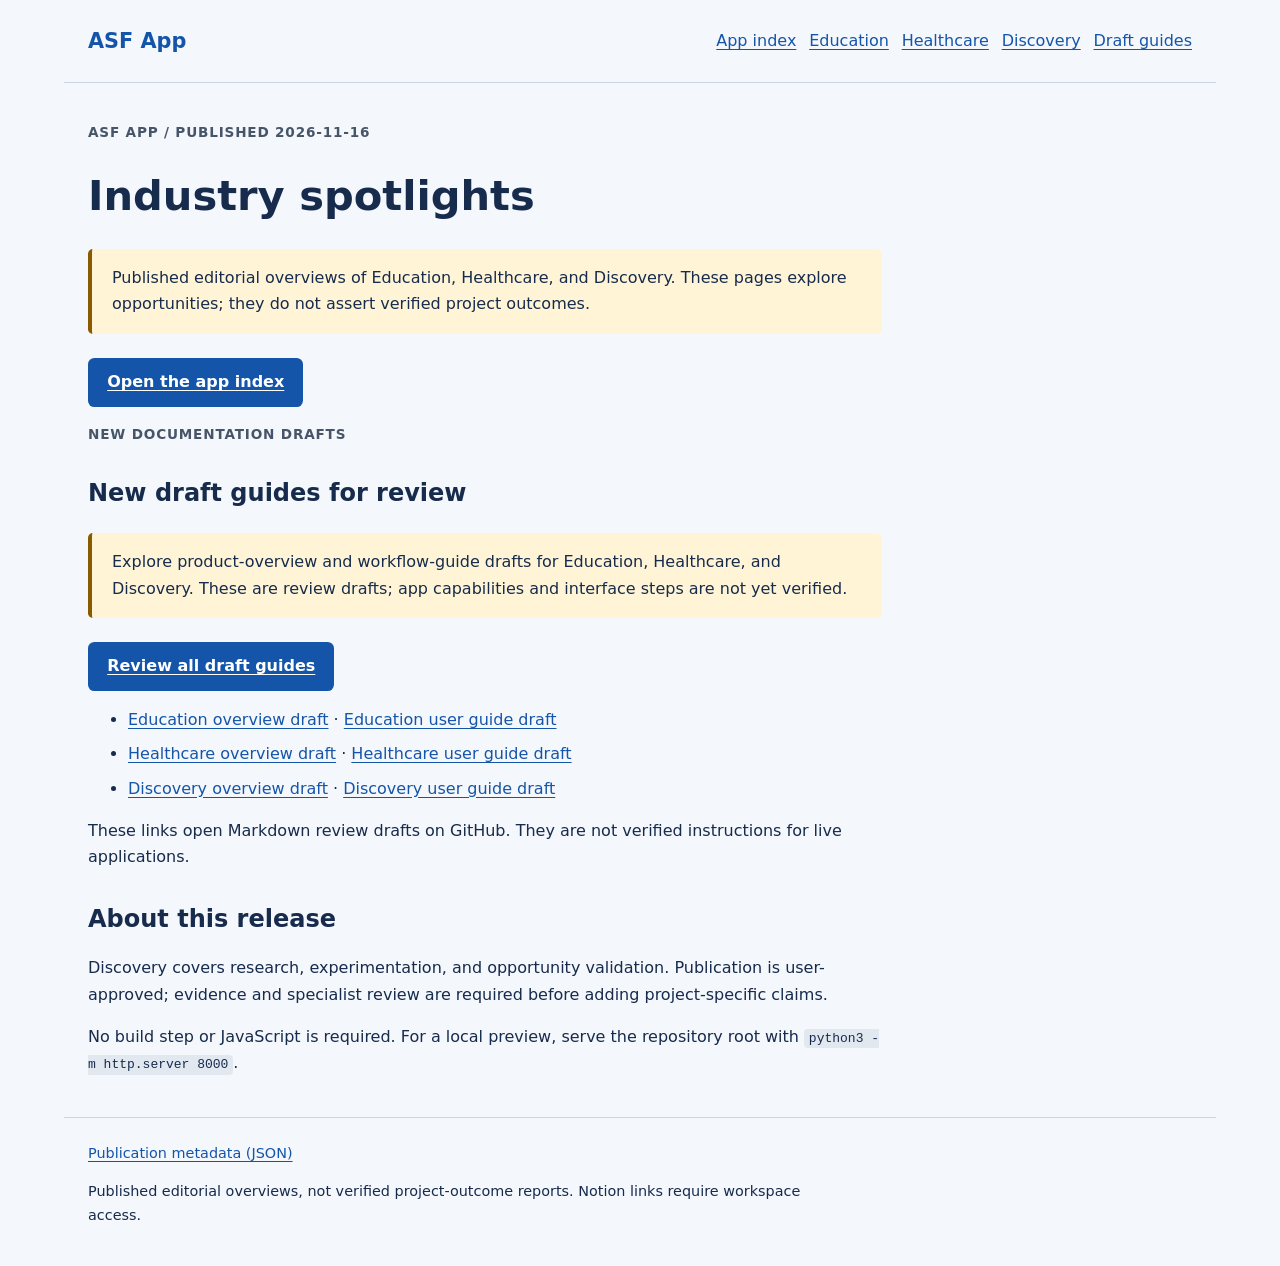
<file: index.html>
<!doctype html>
<html lang="en">
<head>
<meta charset="utf-8">
<meta name="viewport" content="width=device-width, initial-scale=1">
<title>ASF App | Industry Spotlights</title>
<meta name="description" content="Published Education, Healthcare, and Discovery industry spotlights.">
<meta name="robots" content="index, follow">
<meta name="content-status" content="published">
<meta name="date" content="2026-11-16">
<link rel="stylesheet" href="app-index/styles.css">
</head>
<body>
<a class="skip" href="#main">Skip to content</a>
<header><a class="brand" href="index.html">ASF App</a><nav aria-label="Primary"><a href="app-index/index.html">App index</a> <a href="app-index/education.html">Education</a> <a href="app-index/healthcare.html">Healthcare</a> <a href="app-index/discovery.html">Discovery</a> <a href="#draft-guides">Draft guides</a></nav></header>
<main id="main">
<p class="eyebrow">ASF App / Published 2026-11-16</p>
<h1>Industry spotlights</h1>
<p class="notice">Published editorial overviews of Education, Healthcare, and Discovery. These pages explore opportunities; they do not assert verified project outcomes.</p>
<p><a class="button" href="app-index/index.html">Open the app index</a></p>
<section id="draft-guides" aria-labelledby="draft-guides-heading">
<p class="eyebrow">New documentation drafts</p>
<h2 id="draft-guides-heading">New draft guides for review</h2>
<p class="notice">Explore product-overview and workflow-guide drafts for Education, Healthcare, and Discovery. These are review drafts; app capabilities and interface steps are not yet verified.</p>
<p><a class="button" href="https://github.com/np10879/asf-app/blob/main/docs/README.md">Review all draft guides</a></p>
<ul>
<li><a href="https://github.com/np10879/asf-app/blob/main/docs/education/overview.md">Education overview draft</a> · <a href="https://github.com/np10879/asf-app/blob/main/docs/education/user-guide.md">Education user guide draft</a></li>
<li><a href="https://github.com/np10879/asf-app/blob/main/docs/healthcare/overview.md">Healthcare overview draft</a> · <a href="https://github.com/np10879/asf-app/blob/main/docs/healthcare/user-guide.md">Healthcare user guide draft</a></li>
<li><a href="https://github.com/np10879/asf-app/blob/main/docs/discovery/overview.md">Discovery overview draft</a> · <a href="https://github.com/np10879/asf-app/blob/main/docs/discovery/user-guide.md">Discovery user guide draft</a></li>
</ul>
<p>These links open Markdown review drafts on GitHub. They are not verified instructions for live applications.</p>
</section>
<h2>About this release</h2>
<p>Discovery covers research, experimentation, and opportunity validation. Publication is user-approved; evidence and specialist review are required before adding project-specific claims.</p>
<p>No build step or JavaScript is required. For a local preview, serve the repository root with <code>python3 -m http.server 8000</code>.</p>
</main>
<footer><a href="app-index/metadata.json">Publication metadata (JSON)</a><p>Published editorial overviews, not verified project-outcome reports. Notion links require workspace access.</p></footer>
</body>
</html>
</file>
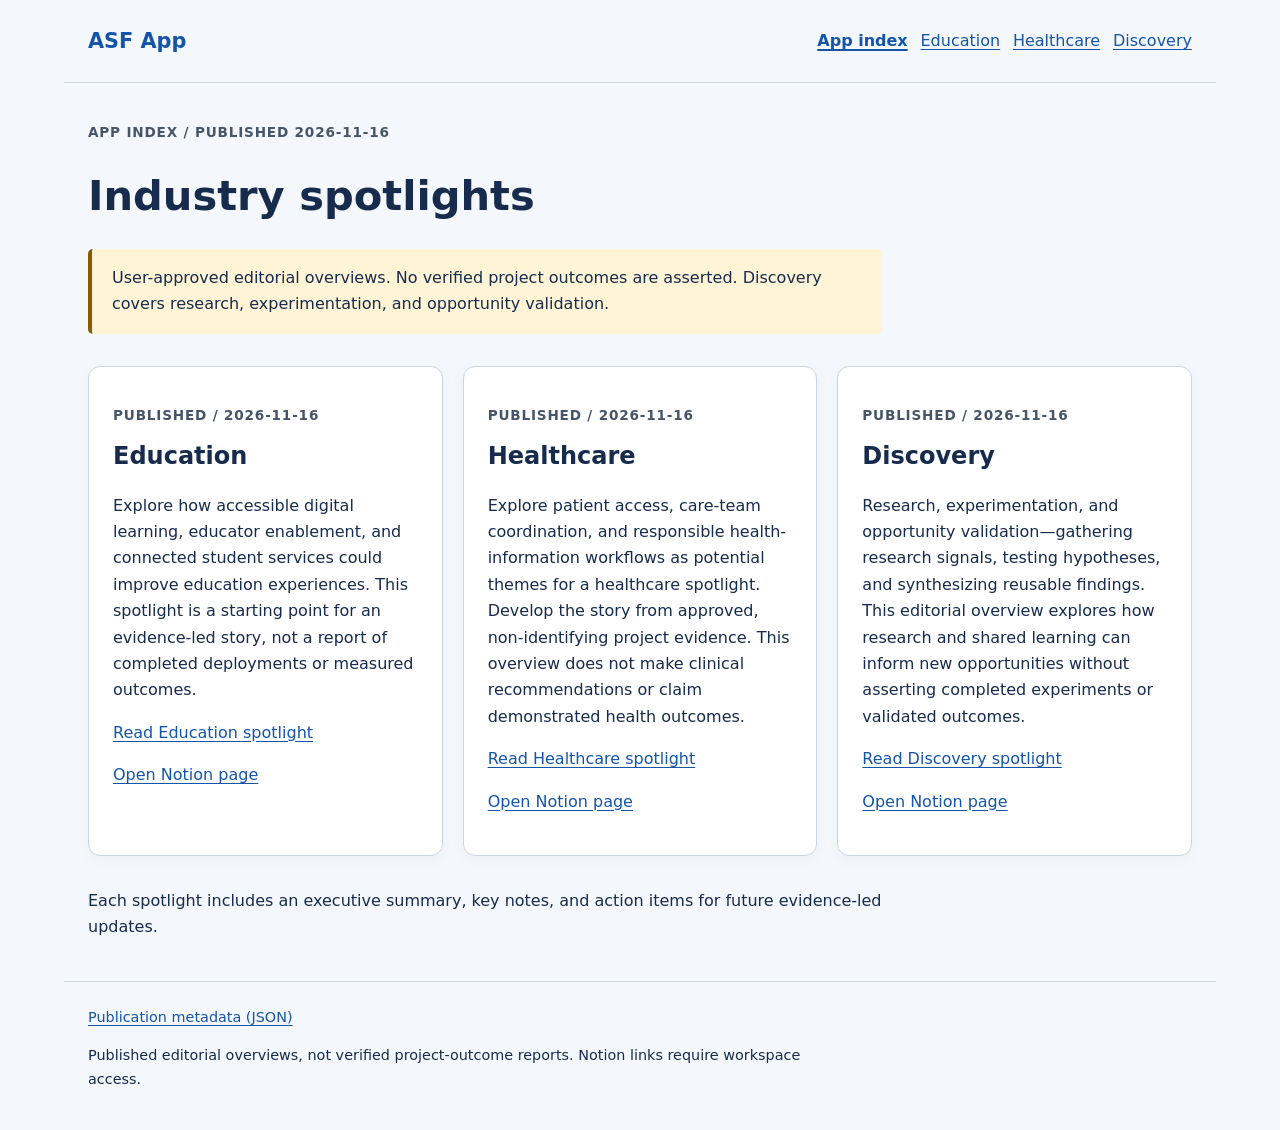
<file: app-index/index.html>
<!doctype html>
<html lang="en">
<head>
<meta charset="utf-8">
<meta name="viewport" content="width=device-width, initial-scale=1">
<title>App Index | Published Industry Spotlights</title>
<meta name="description" content="Browse the published Education, Healthcare, and Discovery industry spotlights.">
<meta name="robots" content="index, follow">
<meta name="content-status" content="published">
<meta name="date" content="2026-11-16">
<link rel="stylesheet" href="styles.css">
</head>
<body>
<a class="skip" href="#main">Skip to content</a>
<header><a class="brand" href="../index.html">ASF App</a><nav aria-label="Primary"><a href="index.html" aria-current="page">App index</a> <a href="education.html">Education</a> <a href="healthcare.html">Healthcare</a> <a href="discovery.html">Discovery</a></nav></header>
<main id="main">
<p class="eyebrow">App index / Published 2026-11-16</p>
<h1>Industry spotlights</h1>
<p class="notice">User-approved editorial overviews. No verified project outcomes are asserted. Discovery covers research, experimentation, and opportunity validation.</p>
<section class="cards" aria-label="Published industry spotlights">
<article class="card"><p class="eyebrow">Published / 2026-11-16</p><h2>Education</h2><p>Explore how accessible digital learning, educator enablement, and connected student services could improve education experiences. This spotlight is a starting point for an evidence-led story, not a report of completed deployments or measured outcomes.</p><p><a href="education.html">Read Education spotlight</a></p><p><a href="https://app.notion.com/p/Education-Industry-Spotlight-Published-41957d1adb20814c8f43ea13ad3e563c">Open Notion page</a></p></article>
<article class="card"><p class="eyebrow">Published / 2026-11-16</p><h2>Healthcare</h2><p>Explore patient access, care-team coordination, and responsible health-information workflows as potential themes for a healthcare spotlight. Develop the story from approved, non-identifying project evidence. This overview does not make clinical recommendations or claim demonstrated health outcomes.</p><p><a href="healthcare.html">Read Healthcare spotlight</a></p><p><a href="https://app.notion.com/p/Healthcare-Industry-Spotlight-Published-41957d1adb2081e9988ed204d432a972">Open Notion page</a></p></article>
<article class="card"><p class="eyebrow">Published / 2026-11-16</p><h2>Discovery</h2><p>Research, experimentation, and opportunity validation—gathering research signals, testing hypotheses, and synthesizing reusable findings. This editorial overview explores how research and shared learning can inform new opportunities without asserting completed experiments or validated outcomes.</p><p><a href="discovery.html">Read Discovery spotlight</a></p><p><a href="https://app.notion.com/p/Discovery-Industry-Spotlight-Published-41957d1adb20817c8a04d24815418b3d">Open Notion page</a></p></article>
</section>
<p>Each spotlight includes an executive summary, key notes, and action items for future evidence-led updates.</p>
</main>
<footer><a href="metadata.json">Publication metadata (JSON)</a><p>Published editorial overviews, not verified project-outcome reports. Notion links require workspace access.</p></footer>
</body>
</html>
</file>
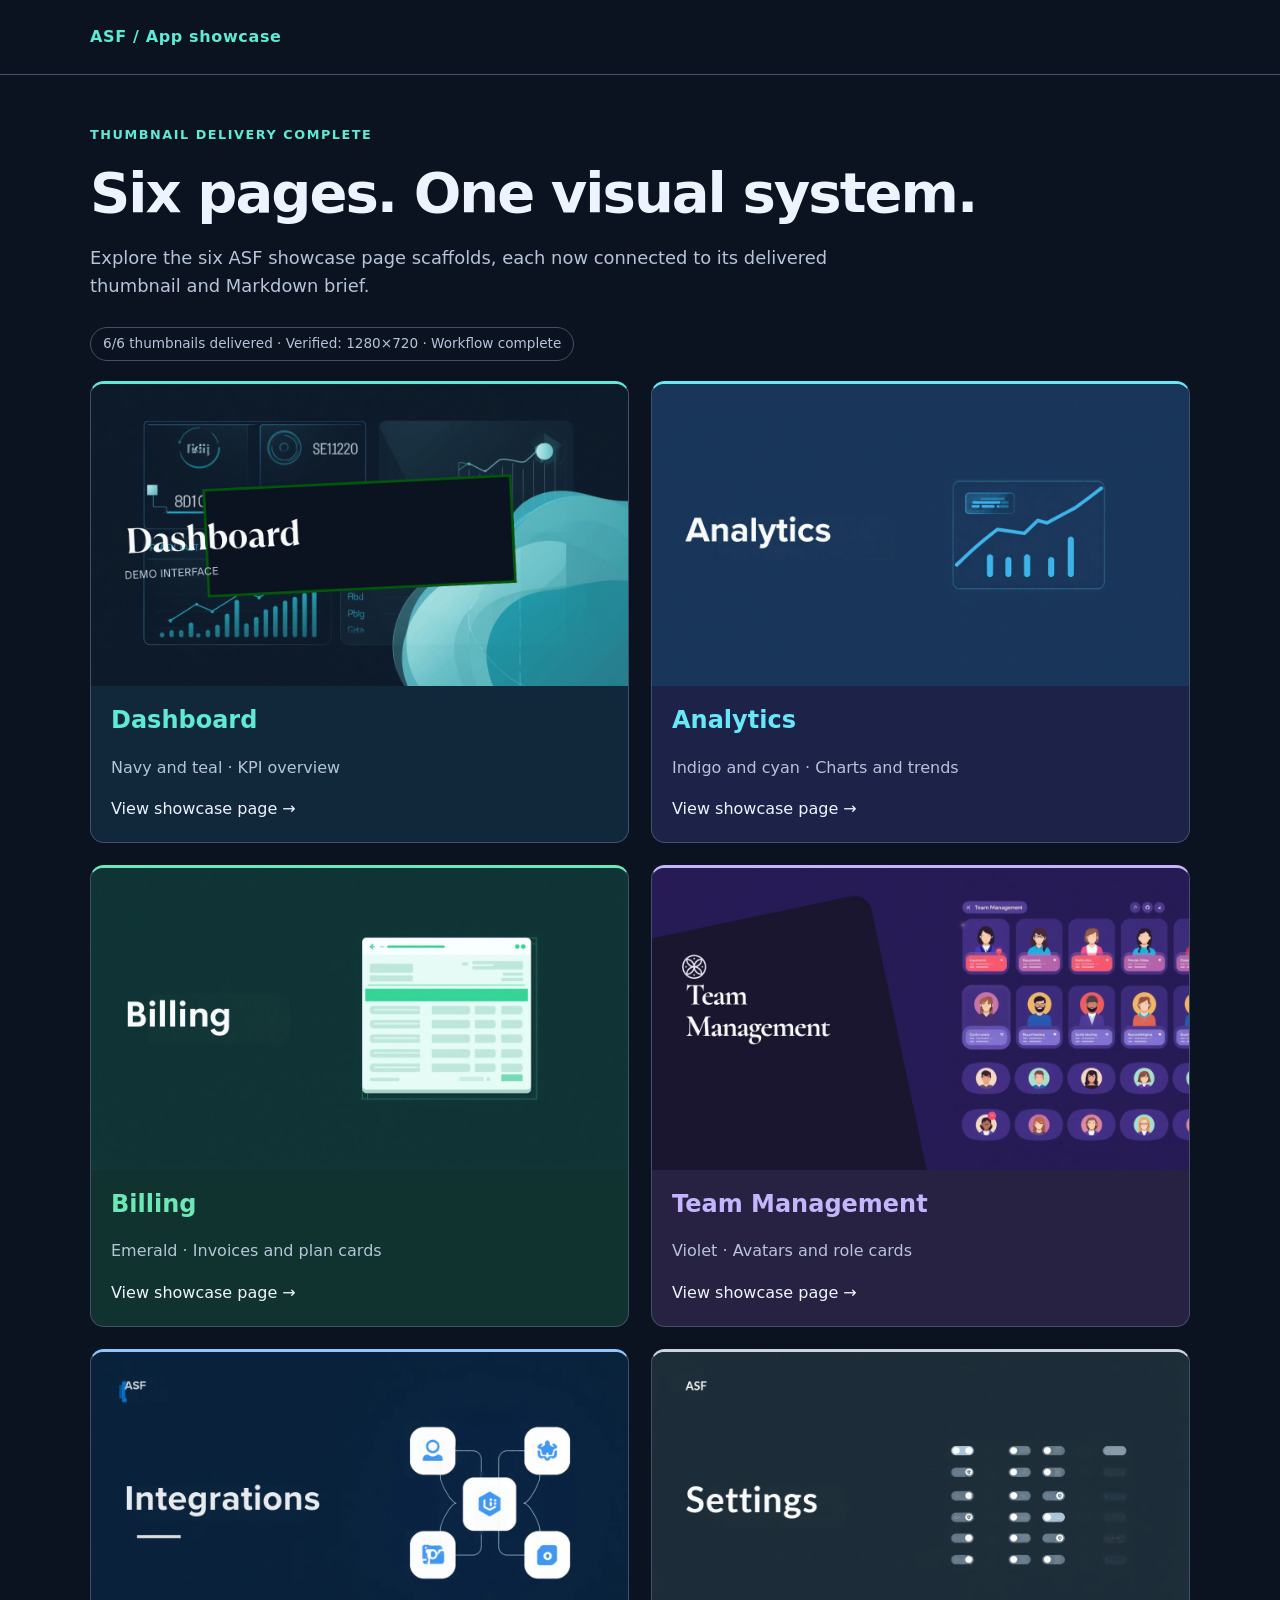
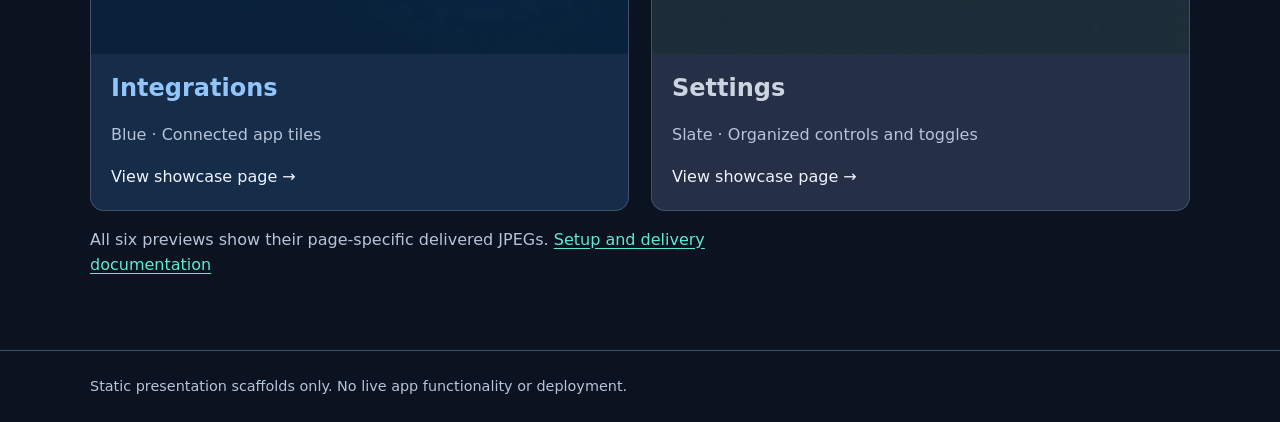
<file: pages/index.html>
<!doctype html>
<html lang="en">
<head>
  <meta charset="utf-8">
  <meta name="viewport" content="width=device-width, initial-scale=1">
  <meta name="description" content="Six ASF app showcase pages with delivered and verified 1280×720 thumbnails.">
  <title>ASF App Showcase — Page Index</title>
  <link rel="stylesheet" href="../assets/css/app-pages.css">
</head>
<body>
  <a class="skip-link" href="#main">Skip to content</a>
  <header class="site-header"><div class="wrap"><a class="brand" href="index.html" aria-current="page">ASF / App showcase</a></div></header>
  <main id="main" class="wrap">
    <p class="eyebrow">Thumbnail delivery complete</p>
    <h1>Six pages. One visual system.</h1>
    <p class="lead">Explore the six ASF showcase page scaffolds, each now connected to its delivered thumbnail and Markdown brief.</p>
    <p class="status">6/6 thumbnails delivered · Verified: 1280×720 · Workflow complete</p>
    <div class="page-grid">
      <a class="tile theme-dashboard" href="dashboard.html"><img src="../ASF%20%E2%80%94%20Dashboard%20%E2%80%94%20Thumbnail.jpg" width="1280" height="720" alt="" loading="lazy"><div class="tile-body"><h2>Dashboard</h2><p>Navy and teal · KPI overview</p><span>View showcase page →</span></div></a>
      <a class="tile theme-analytics" href="analytics.html"><img src="../ASF%20%E2%80%94%20Analytics%20%E2%80%94%20Thumbnail.jpg" width="1280" height="720" alt="" loading="lazy"><div class="tile-body"><h2>Analytics</h2><p>Indigo and cyan · Charts and trends</p><span>View showcase page →</span></div></a>
      <a class="tile theme-billing" href="billing.html"><img src="../ASF%20%E2%80%94%20Billing%20%E2%80%94%20Thumbnail.jpg" width="1280" height="720" alt="" loading="lazy"><div class="tile-body"><h2>Billing</h2><p>Emerald · Invoices and plan cards</p><span>View showcase page →</span></div></a>
      <a class="tile theme-team-management" href="team-management.html"><img src="../ASF%20%E2%80%94%20Team%20Management%20%E2%80%94%20Thumbnail.jpg" width="1280" height="720" alt="" loading="lazy"><div class="tile-body"><h2>Team Management</h2><p>Violet · Avatars and role cards</p><span>View showcase page →</span></div></a>
      <a class="tile theme-integrations" href="integrations.html"><img src="../ASF%20%E2%80%94%20Integrations%20%E2%80%94%20Thumbnail.jpg" width="1280" height="720" alt="" loading="lazy"><div class="tile-body"><h2>Integrations</h2><p>Blue · Connected app tiles</p><span>View showcase page →</span></div></a>
      <a class="tile theme-settings" href="settings.html"><img src="../ASF%20%E2%80%94%20Settings%20%E2%80%94%20Thumbnail.jpg" width="1280" height="720" alt="" loading="lazy"><div class="tile-body"><h2>Settings</h2><p>Slate · Organized controls and toggles</p><span>View showcase page →</span></div></a>
    </div>
    <p class="muted">All six previews show their page-specific delivered JPEGs. <a href="../README.md">Setup and delivery documentation</a></p>
  </main>
  <footer class="site-footer"><div class="wrap">Static presentation scaffolds only. No live app functionality or deployment.</div></footer>
</body>
</html>
</file>
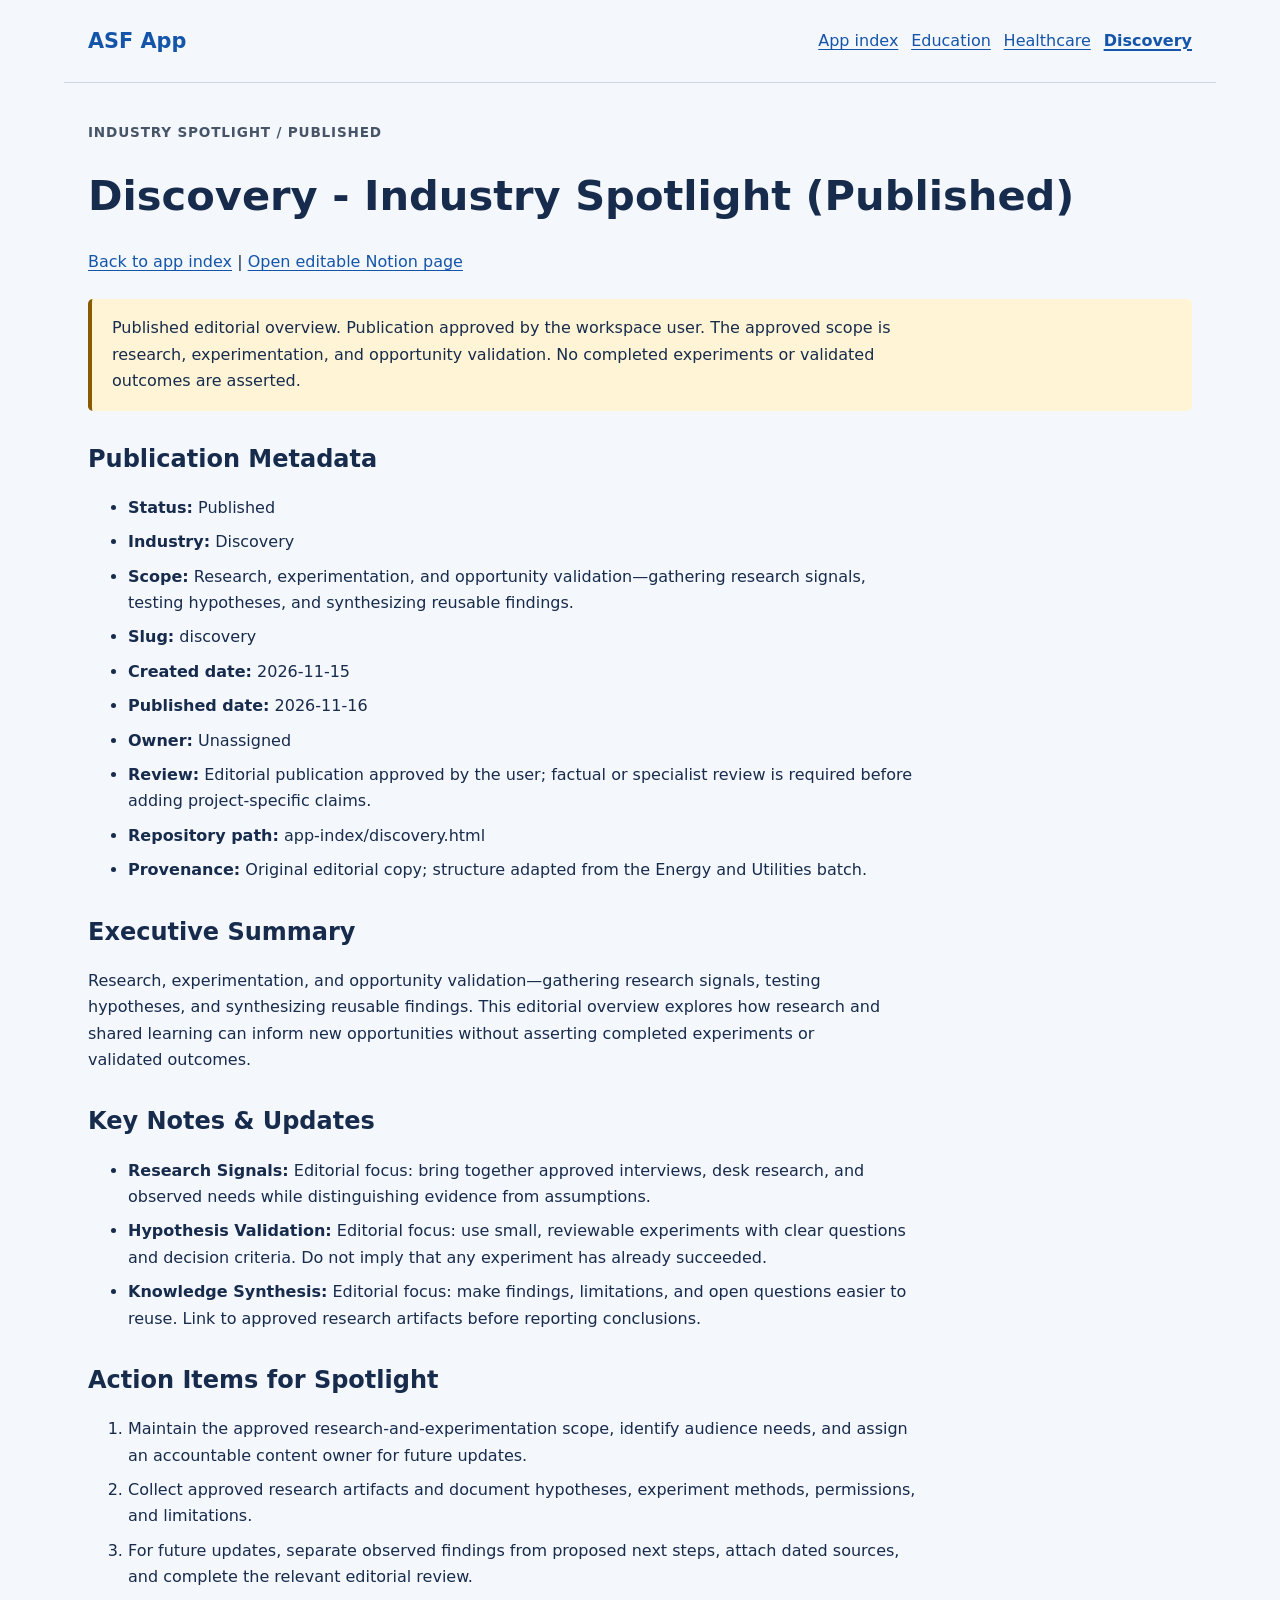
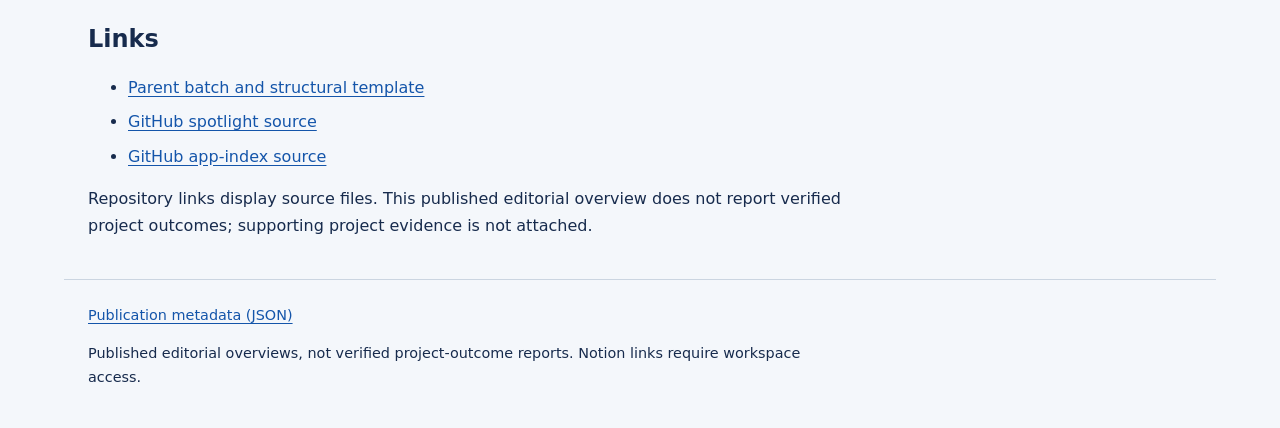
<file: app-index/discovery.html>
<!doctype html>
<html lang="en">
<head>
<meta charset="utf-8">
<meta name="viewport" content="width=device-width, initial-scale=1">
<title>Discovery - Industry Spotlight (Published) | ASF App</title>
<meta name="description" content="Research, experimentation, and opportunity validation—gathering research signals, testing hypotheses, and synthesizing reusable findings. This editorial overview explores how research and shared learning can inform new opportunities without asserting completed experiments or validated outcomes.">
<meta name="robots" content="index, follow">
<meta name="content-status" content="published">
<meta name="date" content="2026-11-16">
<meta name="source" content="https://app.notion.com/p/Discovery-Industry-Spotlight-Published-41957d1adb20817c8a04d24815418b3d">
<link rel="stylesheet" href="styles.css">
</head>
<body>
<a class="skip" href="#main">Skip to content</a>
<header><a class="brand" href="../index.html">ASF App</a><nav aria-label="Primary"><a href="index.html">App index</a> <a href="education.html">Education</a> <a href="healthcare.html">Healthcare</a> <a href="discovery.html" aria-current="page">Discovery</a></nav></header>
<main id="main">
<p class="eyebrow">Industry Spotlight / Published</p>
<h1>Discovery - Industry Spotlight (Published)</h1>
<p><a href="index.html">Back to app index</a> | <a href="https://app.notion.com/p/Discovery-Industry-Spotlight-Published-41957d1adb20817c8a04d24815418b3d">Open editable Notion page</a></p>
<blockquote><p>Published editorial overview. Publication approved by the workspace user. The approved scope is research, experimentation, and opportunity validation. No completed experiments or validated outcomes are asserted.</p></blockquote>
<h2 id="publication-metadata">Publication Metadata</h2>
<ul>
<li><strong>Status:</strong> Published</li>
<li><strong>Industry:</strong> Discovery</li>
<li><strong>Scope:</strong> Research, experimentation, and opportunity validation—gathering research signals, testing hypotheses, and synthesizing reusable findings.</li>
<li><strong>Slug:</strong> discovery</li>
<li><strong>Created date:</strong> 2026-11-15</li>
<li><strong>Published date:</strong> 2026-11-16</li>
<li><strong>Owner:</strong> Unassigned</li>
<li><strong>Review:</strong> Editorial publication approved by the user; factual or specialist review is required before adding project-specific claims.</li>
<li><strong>Repository path:</strong> app-index/discovery.html</li>
<li><strong>Provenance:</strong> Original editorial copy; structure adapted from the Energy and Utilities batch.</li>
</ul>
<h2 id="executive-summary">Executive Summary</h2>
<p>Research, experimentation, and opportunity validation—gathering research signals, testing hypotheses, and synthesizing reusable findings. This editorial overview explores how research and shared learning can inform new opportunities without asserting completed experiments or validated outcomes.</p>
<h2 id="key-notes-updates">Key Notes &amp; Updates</h2>
<ul>
<li><strong>Research Signals:</strong> Editorial focus: bring together approved interviews, desk research, and observed needs while distinguishing evidence from assumptions.</li>
<li><strong>Hypothesis Validation:</strong> Editorial focus: use small, reviewable experiments with clear questions and decision criteria. Do not imply that any experiment has already succeeded.</li>
<li><strong>Knowledge Synthesis:</strong> Editorial focus: make findings, limitations, and open questions easier to reuse. Link to approved research artifacts before reporting conclusions.</li>
</ul>
<h2 id="action-items-for-spotlight">Action Items for Spotlight</h2>
<ol>
<li>Maintain the approved research-and-experimentation scope, identify audience needs, and assign an accountable content owner for future updates.</li>
<li>Collect approved research artifacts and document hypotheses, experiment methods, permissions, and limitations.</li>
<li>For future updates, separate observed findings from proposed next steps, attach dated sources, and complete the relevant editorial review.</li>
</ol>
<h2 id="links">Links</h2>
<ul>
<li><a href="https://app.notion.com/p/41957d1adb2080708147c165274a7d5c">Parent batch and structural template</a></li>
<li><a href="https://github.com/np10879/asf-app/blob/main/app-index/discovery.html">GitHub spotlight source</a></li>
<li><a href="https://github.com/np10879/asf-app/blob/main/app-index/index.html">GitHub app-index source</a></li>
</ul>
<p>Repository links display source files. This published editorial overview does not report verified project outcomes; supporting project evidence is not attached.</p>
</main>
<footer><a href="metadata.json">Publication metadata (JSON)</a><p>Published editorial overviews, not verified project-outcome reports. Notion links require workspace access.</p></footer>
</body>
</html>
</file>
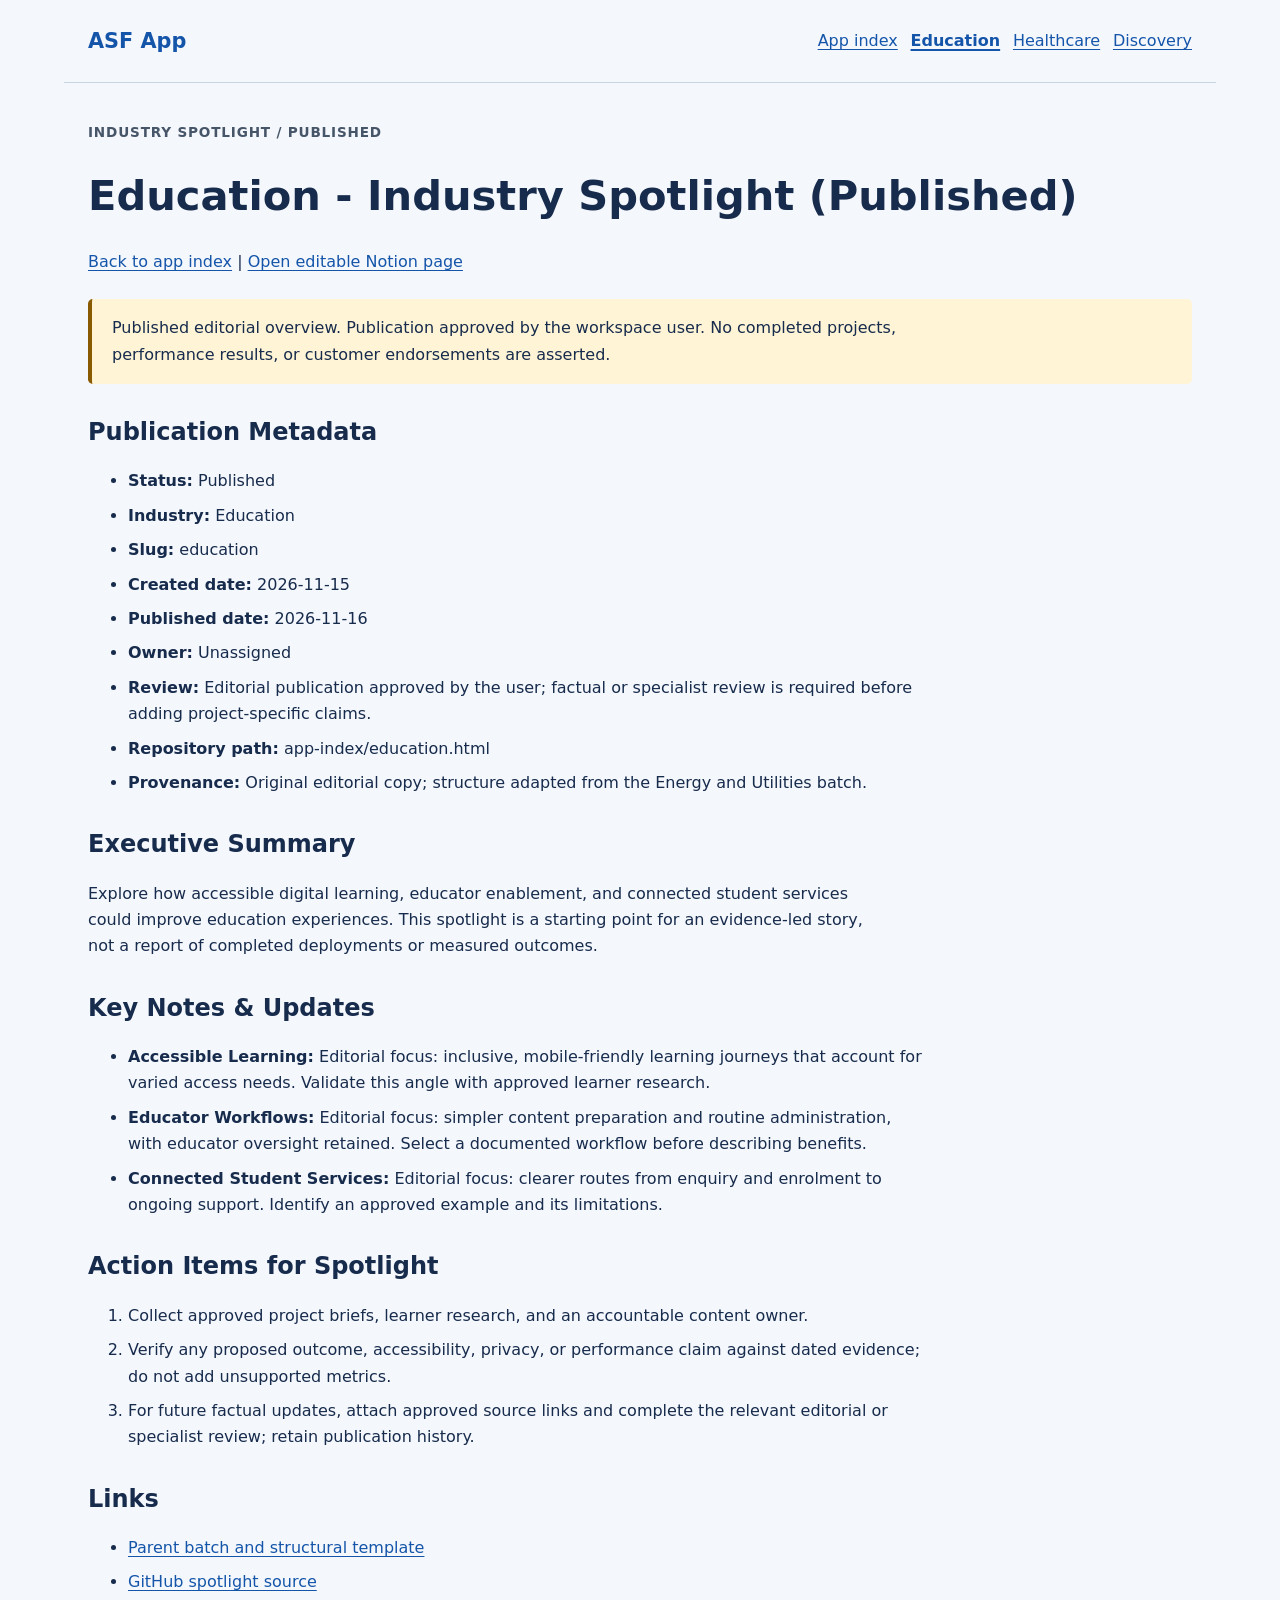
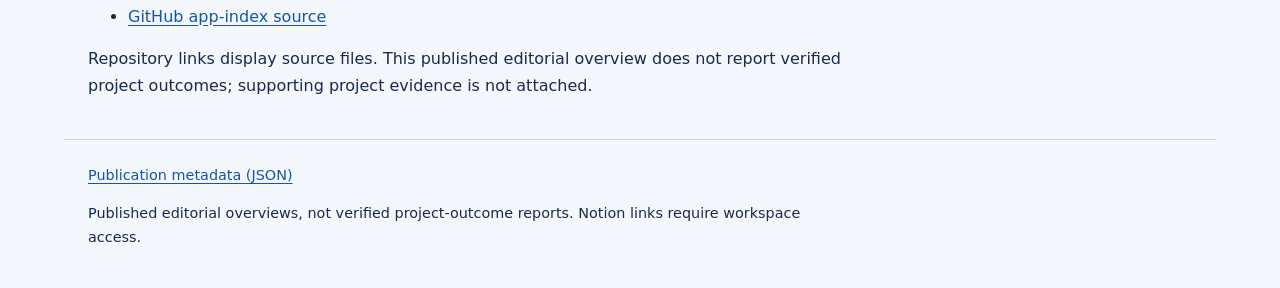
<file: app-index/education.html>
<!doctype html>
<html lang="en">
<head>
<meta charset="utf-8">
<meta name="viewport" content="width=device-width, initial-scale=1">
<title>Education - Industry Spotlight (Published) | ASF App</title>
<meta name="description" content="Explore how accessible digital learning, educator enablement, and connected student services could improve education experiences. This spotlight is a starting point for an evidence-led story, not a report of completed deployments or measured outcomes.">
<meta name="robots" content="index, follow">
<meta name="content-status" content="published">
<meta name="date" content="2026-11-16">
<meta name="source" content="https://app.notion.com/p/Education-Industry-Spotlight-Published-41957d1adb20814c8f43ea13ad3e563c">
<link rel="stylesheet" href="styles.css">
</head>
<body>
<a class="skip" href="#main">Skip to content</a>
<header><a class="brand" href="../index.html">ASF App</a><nav aria-label="Primary"><a href="index.html">App index</a> <a href="education.html" aria-current="page">Education</a> <a href="healthcare.html">Healthcare</a> <a href="discovery.html">Discovery</a></nav></header>
<main id="main">
<p class="eyebrow">Industry Spotlight / Published</p>
<h1>Education - Industry Spotlight (Published)</h1>
<p><a href="index.html">Back to app index</a> | <a href="https://app.notion.com/p/Education-Industry-Spotlight-Published-41957d1adb20814c8f43ea13ad3e563c">Open editable Notion page</a></p>
<blockquote><p>Published editorial overview. Publication approved by the workspace user. No completed projects, performance results, or customer endorsements are asserted.</p></blockquote>
<h2 id="publication-metadata">Publication Metadata</h2>
<ul>
<li><strong>Status:</strong> Published</li>
<li><strong>Industry:</strong> Education</li>
<li><strong>Slug:</strong> education</li>
<li><strong>Created date:</strong> 2026-11-15</li>
<li><strong>Published date:</strong> 2026-11-16</li>
<li><strong>Owner:</strong> Unassigned</li>
<li><strong>Review:</strong> Editorial publication approved by the user; factual or specialist review is required before adding project-specific claims.</li>
<li><strong>Repository path:</strong> app-index/education.html</li>
<li><strong>Provenance:</strong> Original editorial copy; structure adapted from the Energy and Utilities batch.</li>
</ul>
<h2 id="executive-summary">Executive Summary</h2>
<p>Explore how accessible digital learning, educator enablement, and connected student services could improve education experiences. This spotlight is a starting point for an evidence-led story, not a report of completed deployments or measured outcomes.</p>
<h2 id="key-notes-updates">Key Notes &amp; Updates</h2>
<ul>
<li><strong>Accessible Learning:</strong> Editorial focus: inclusive, mobile-friendly learning journeys that account for varied access needs. Validate this angle with approved learner research.</li>
<li><strong>Educator Workflows:</strong> Editorial focus: simpler content preparation and routine administration, with educator oversight retained. Select a documented workflow before describing benefits.</li>
<li><strong>Connected Student Services:</strong> Editorial focus: clearer routes from enquiry and enrolment to ongoing support. Identify an approved example and its limitations.</li>
</ul>
<h2 id="action-items-for-spotlight">Action Items for Spotlight</h2>
<ol>
<li>Collect approved project briefs, learner research, and an accountable content owner.</li>
<li>Verify any proposed outcome, accessibility, privacy, or performance claim against dated evidence; do not add unsupported metrics.</li>
<li>For future factual updates, attach approved source links and complete the relevant editorial or specialist review; retain publication history.</li>
</ol>
<h2 id="links">Links</h2>
<ul>
<li><a href="https://app.notion.com/p/41957d1adb2080708147c165274a7d5c">Parent batch and structural template</a></li>
<li><a href="https://github.com/np10879/asf-app/blob/main/app-index/education.html">GitHub spotlight source</a></li>
<li><a href="https://github.com/np10879/asf-app/blob/main/app-index/index.html">GitHub app-index source</a></li>
</ul>
<p>Repository links display source files. This published editorial overview does not report verified project outcomes; supporting project evidence is not attached.</p>
</main>
<footer><a href="metadata.json">Publication metadata (JSON)</a><p>Published editorial overviews, not verified project-outcome reports. Notion links require workspace access.</p></footer>
</body>
</html>
</file>
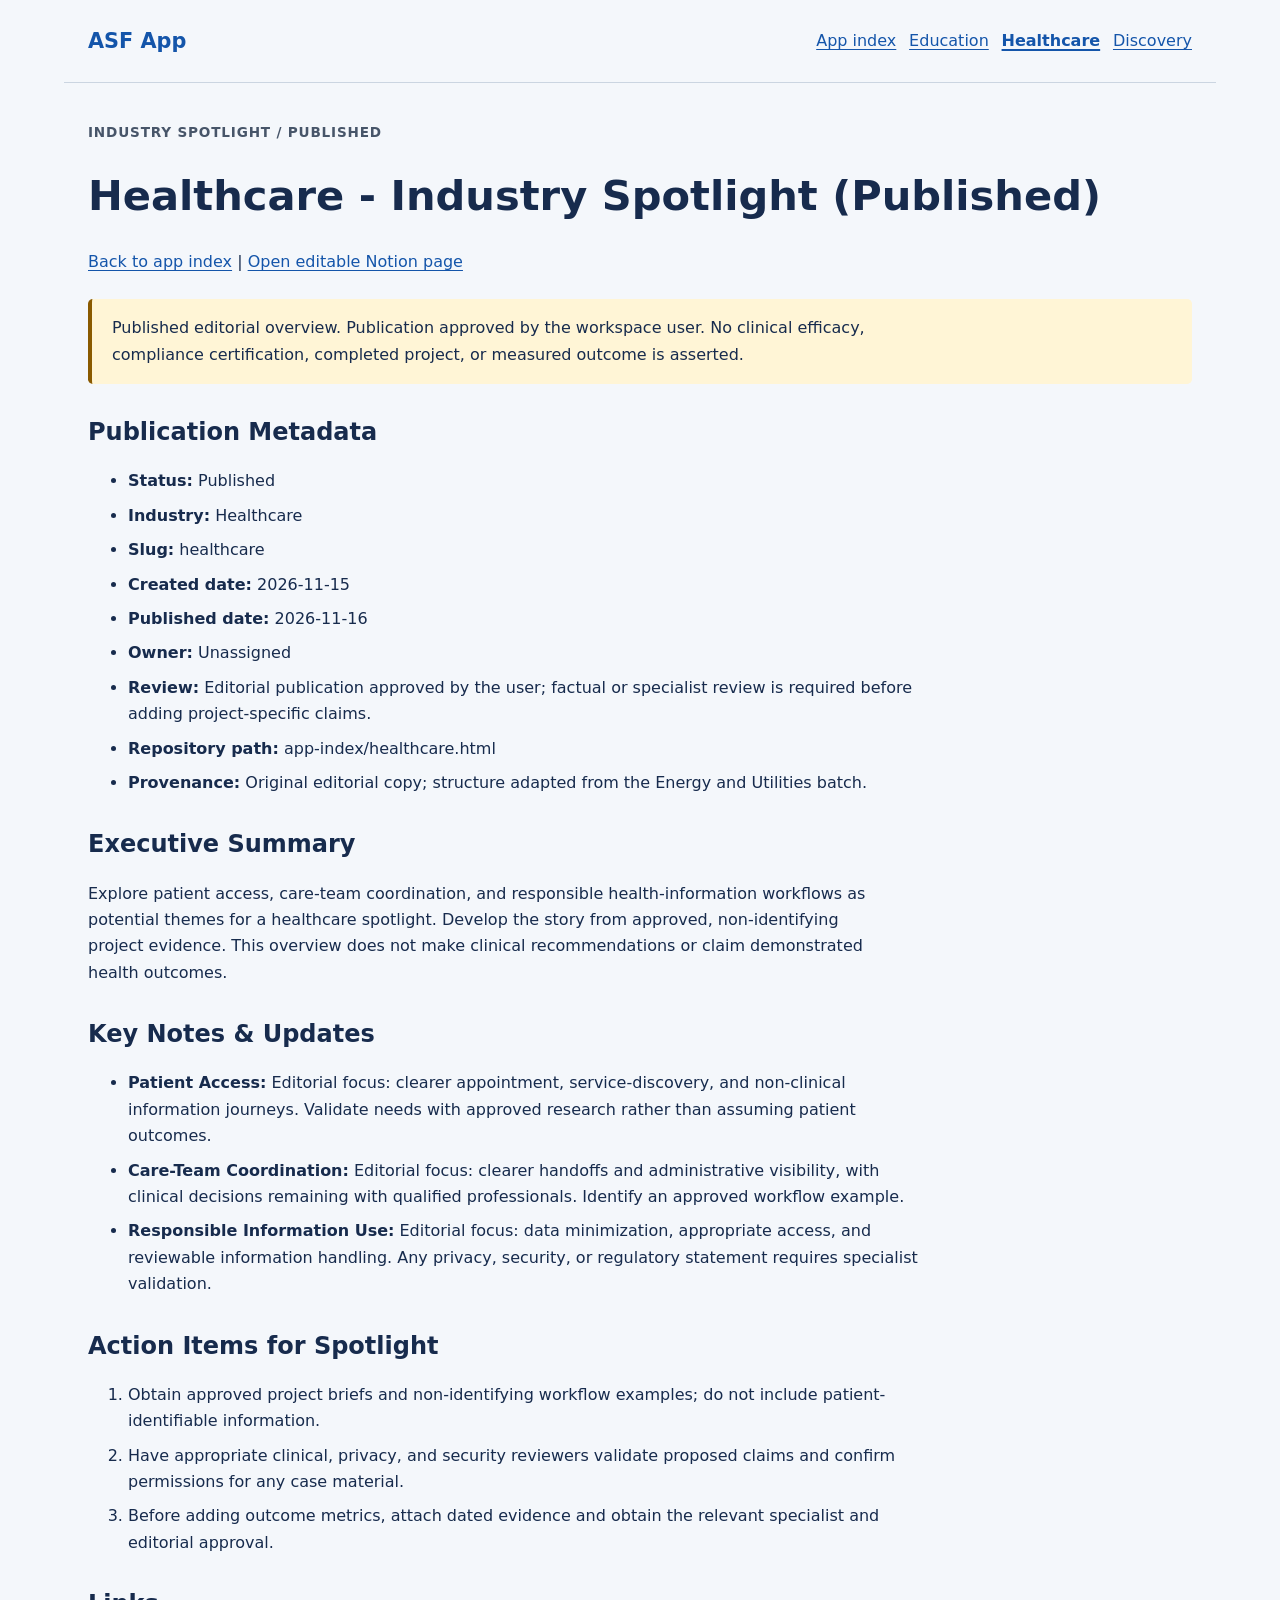
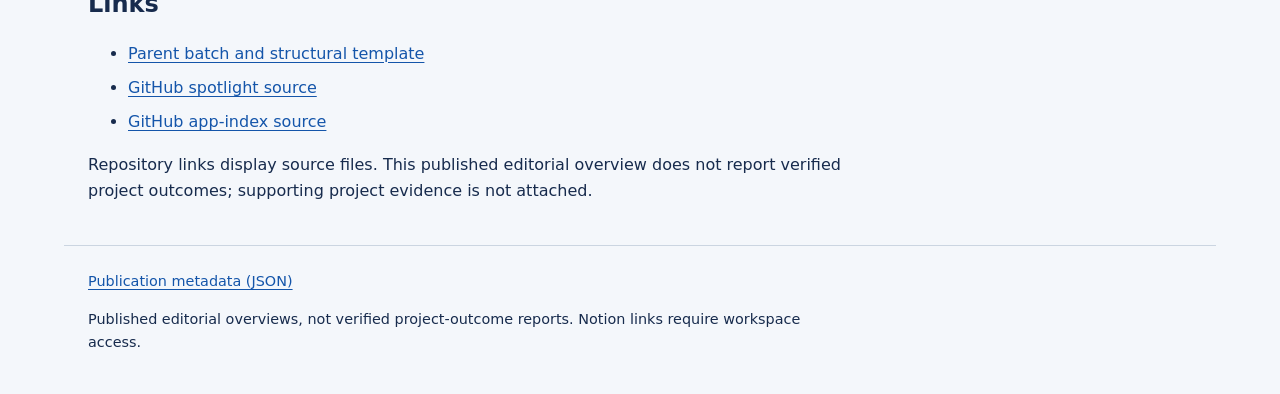
<file: app-index/healthcare.html>
<!doctype html>
<html lang="en">
<head>
<meta charset="utf-8">
<meta name="viewport" content="width=device-width, initial-scale=1">
<title>Healthcare - Industry Spotlight (Published) | ASF App</title>
<meta name="description" content="Explore patient access, care-team coordination, and responsible health-information workflows as potential themes for a healthcare spotlight. Develop the story from approved, non-identifying project evidence. This overview does not make clinical recommendations or claim demonstrated health outcomes.">
<meta name="robots" content="index, follow">
<meta name="content-status" content="published">
<meta name="date" content="2026-11-16">
<meta name="source" content="https://app.notion.com/p/Healthcare-Industry-Spotlight-Published-41957d1adb2081e9988ed204d432a972">
<link rel="stylesheet" href="styles.css">
</head>
<body>
<a class="skip" href="#main">Skip to content</a>
<header><a class="brand" href="../index.html">ASF App</a><nav aria-label="Primary"><a href="index.html">App index</a> <a href="education.html">Education</a> <a href="healthcare.html" aria-current="page">Healthcare</a> <a href="discovery.html">Discovery</a></nav></header>
<main id="main">
<p class="eyebrow">Industry Spotlight / Published</p>
<h1>Healthcare - Industry Spotlight (Published)</h1>
<p><a href="index.html">Back to app index</a> | <a href="https://app.notion.com/p/Healthcare-Industry-Spotlight-Published-41957d1adb2081e9988ed204d432a972">Open editable Notion page</a></p>
<blockquote><p>Published editorial overview. Publication approved by the workspace user. No clinical efficacy, compliance certification, completed project, or measured outcome is asserted.</p></blockquote>
<h2 id="publication-metadata">Publication Metadata</h2>
<ul>
<li><strong>Status:</strong> Published</li>
<li><strong>Industry:</strong> Healthcare</li>
<li><strong>Slug:</strong> healthcare</li>
<li><strong>Created date:</strong> 2026-11-15</li>
<li><strong>Published date:</strong> 2026-11-16</li>
<li><strong>Owner:</strong> Unassigned</li>
<li><strong>Review:</strong> Editorial publication approved by the user; factual or specialist review is required before adding project-specific claims.</li>
<li><strong>Repository path:</strong> app-index/healthcare.html</li>
<li><strong>Provenance:</strong> Original editorial copy; structure adapted from the Energy and Utilities batch.</li>
</ul>
<h2 id="executive-summary">Executive Summary</h2>
<p>Explore patient access, care-team coordination, and responsible health-information workflows as potential themes for a healthcare spotlight. Develop the story from approved, non-identifying project evidence. This overview does not make clinical recommendations or claim demonstrated health outcomes.</p>
<h2 id="key-notes-updates">Key Notes &amp; Updates</h2>
<ul>
<li><strong>Patient Access:</strong> Editorial focus: clearer appointment, service-discovery, and non-clinical information journeys. Validate needs with approved research rather than assuming patient outcomes.</li>
<li><strong>Care-Team Coordination:</strong> Editorial focus: clearer handoffs and administrative visibility, with clinical decisions remaining with qualified professionals. Identify an approved workflow example.</li>
<li><strong>Responsible Information Use:</strong> Editorial focus: data minimization, appropriate access, and reviewable information handling. Any privacy, security, or regulatory statement requires specialist validation.</li>
</ul>
<h2 id="action-items-for-spotlight">Action Items for Spotlight</h2>
<ol>
<li>Obtain approved project briefs and non-identifying workflow examples; do not include patient-identifiable information.</li>
<li>Have appropriate clinical, privacy, and security reviewers validate proposed claims and confirm permissions for any case material.</li>
<li>Before adding outcome metrics, attach dated evidence and obtain the relevant specialist and editorial approval.</li>
</ol>
<h2 id="links">Links</h2>
<ul>
<li><a href="https://app.notion.com/p/41957d1adb2080708147c165274a7d5c">Parent batch and structural template</a></li>
<li><a href="https://github.com/np10879/asf-app/blob/main/app-index/healthcare.html">GitHub spotlight source</a></li>
<li><a href="https://github.com/np10879/asf-app/blob/main/app-index/index.html">GitHub app-index source</a></li>
</ul>
<p>Repository links display source files. This published editorial overview does not report verified project outcomes; supporting project evidence is not attached.</p>
</main>
<footer><a href="metadata.json">Publication metadata (JSON)</a><p>Published editorial overviews, not verified project-outcome reports. Notion links require workspace access.</p></footer>
</body>
</html>
</file>
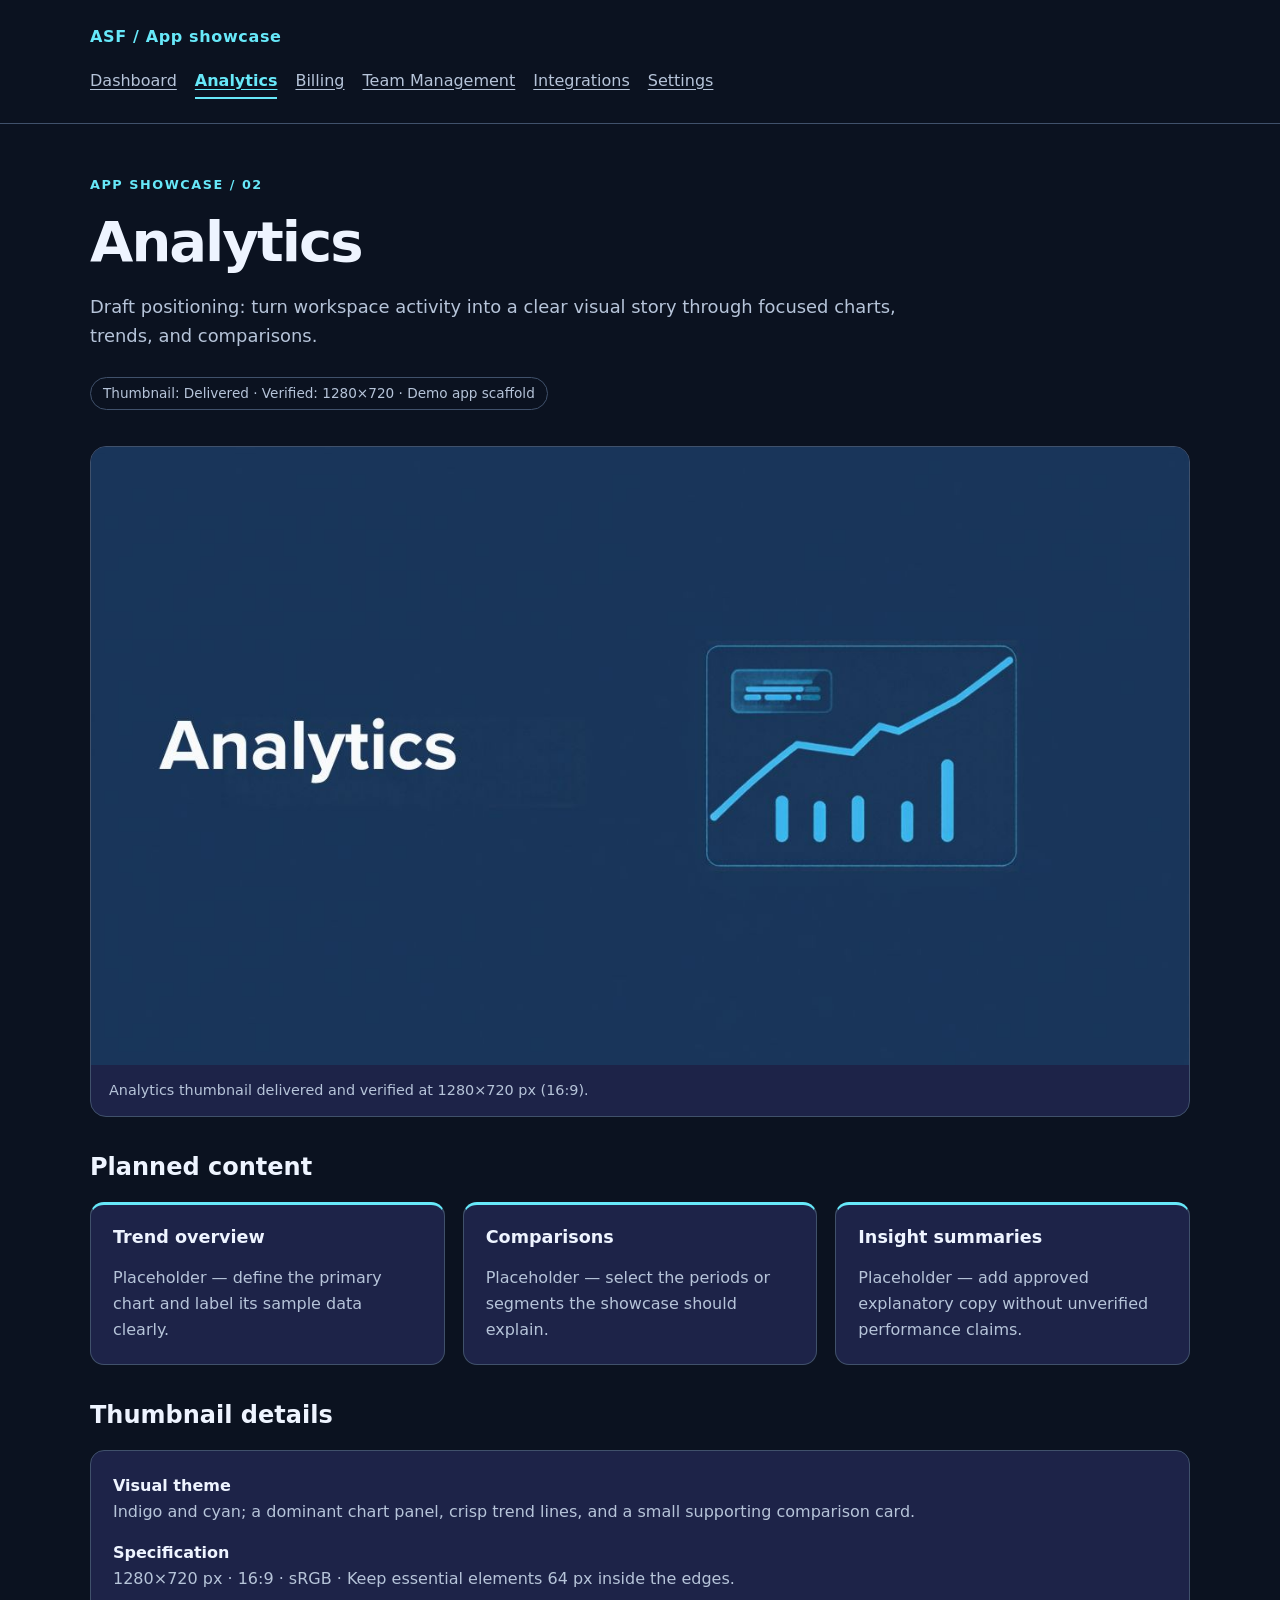
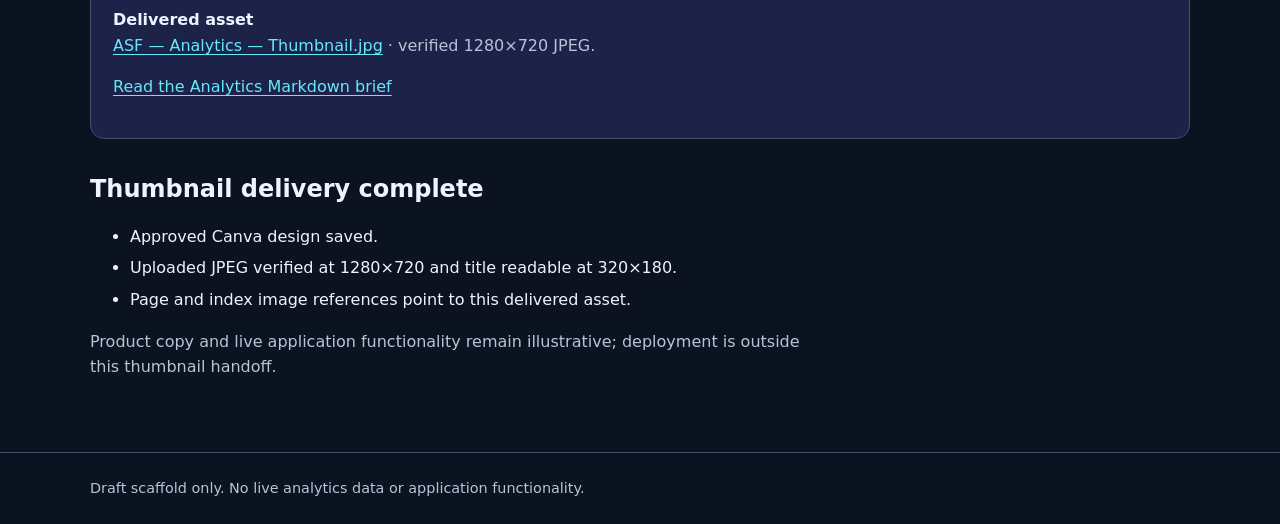
<file: pages/analytics.html>
<!doctype html>
<html lang="en">
<head>
  <meta charset="utf-8">
  <meta name="viewport" content="width=device-width, initial-scale=1">
  <meta name="description" content="ASF Analytics showcase page with its delivered 1280×720 thumbnail and draft product copy.">
  <title>Analytics — ASF App Showcase</title>
  <link rel="stylesheet" href="../assets/css/app-pages.css">
</head>
<body class="theme-analytics">
  <a class="skip-link" href="#main">Skip to content</a>
  <header class="site-header"><div class="wrap">
    <a class="brand" href="index.html">ASF / App showcase</a>
    <nav aria-label="App pages"><a href="dashboard.html">Dashboard</a><a href="analytics.html" aria-current="page">Analytics</a><a href="billing.html">Billing</a><a href="team-management.html">Team Management</a><a href="integrations.html">Integrations</a><a href="settings.html">Settings</a></nav>
  </div></header>
  <main id="main" class="wrap">
    <p class="eyebrow">App showcase / 02</p>
    <h1>Analytics</h1>
    <p class="lead">Draft positioning: turn workspace activity into a clear visual story through focused charts, trends, and comparisons.</p>
    <p class="status">Thumbnail: Delivered · Verified: 1280×720 · Demo app scaffold</p>
    <figure class="thumb"><img src="../ASF%20%E2%80%94%20Analytics%20%E2%80%94%20Thumbnail.jpg" width="1280" height="720" alt="ASF Analytics thumbnail with a cyan chart illustration on an indigo background."><figcaption>Analytics thumbnail delivered and verified at 1280×720 px (16:9).</figcaption></figure>
    <section aria-labelledby="content-heading"><h2 id="content-heading">Planned content</h2><div class="cards">
      <article class="card"><h3>Trend overview</h3><p>Placeholder — define the primary chart and label its sample data clearly.</p></article>
      <article class="card"><h3>Comparisons</h3><p>Placeholder — select the periods or segments the showcase should explain.</p></article>
      <article class="card"><h3>Insight summaries</h3><p>Placeholder — add approved explanatory copy without unverified performance claims.</p></article>
    </div></section>
    <section aria-labelledby="brief-heading"><h2 id="brief-heading">Thumbnail details</h2><div class="brief"><dl>
      <dt>Visual theme</dt><dd>Indigo and cyan; a dominant chart panel, crisp trend lines, and a small supporting comparison card.</dd>
      <dt>Specification</dt><dd>1280×720 px · 16:9 · sRGB · Keep essential elements 64 px inside the edges.</dd>
      <dt>Delivered asset</dt><dd><a href="../ASF%20%E2%80%94%20Analytics%20%E2%80%94%20Thumbnail.jpg">ASF — Analytics — Thumbnail.jpg</a> · verified 1280×720 JPEG.</dd>
    </dl><p><a href="analytics.md">Read the Analytics Markdown brief</a></p></div></section>
    <section aria-labelledby="next-heading"><h2 id="next-heading">Thumbnail delivery complete</h2><ul><li>Approved Canva design saved.</li><li>Uploaded JPEG verified at 1280×720 and title readable at 320×180.</li><li>Page and index image references point to this delivered asset.</li></ul><p class="muted">Product copy and live application functionality remain illustrative; deployment is outside this thumbnail handoff.</p></section>
  </main>
  <footer class="site-footer"><div class="wrap">Draft scaffold only. No live analytics data or application functionality.</div></footer>
</body>
</html>
</file>
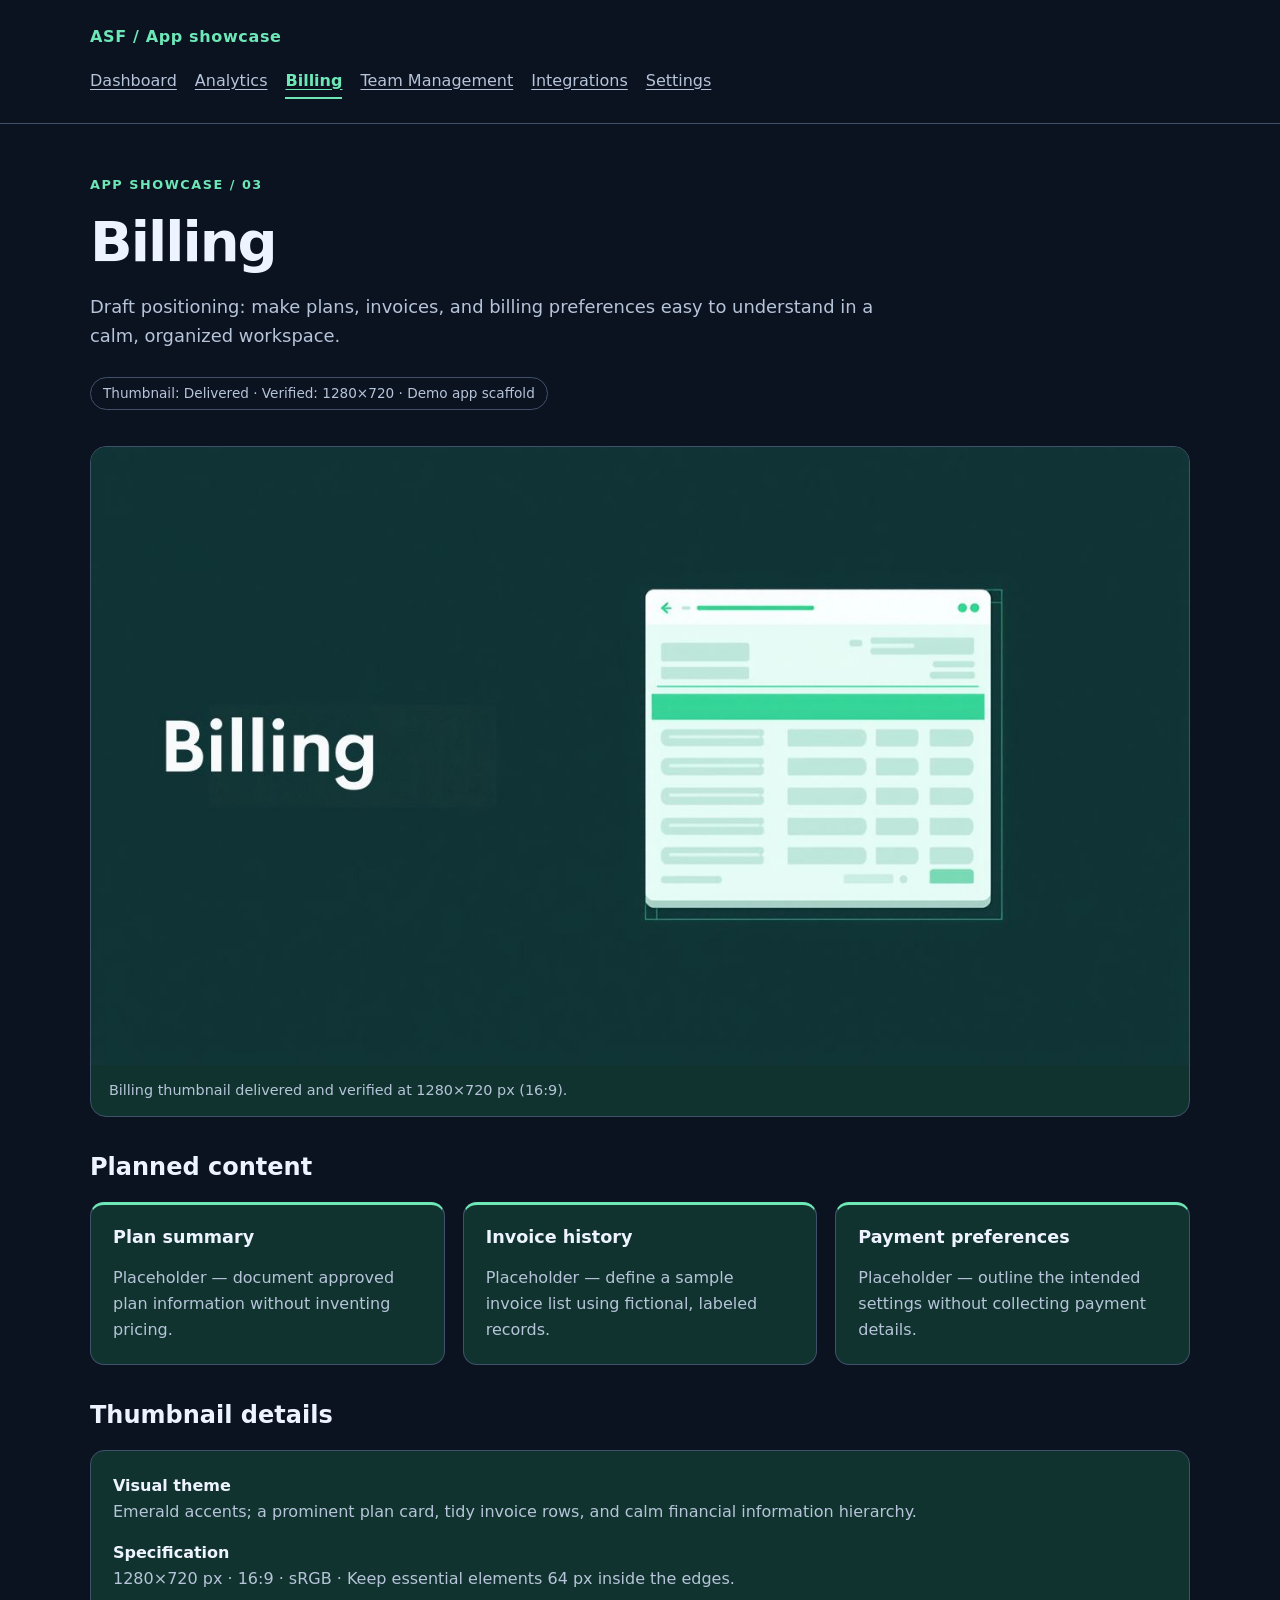
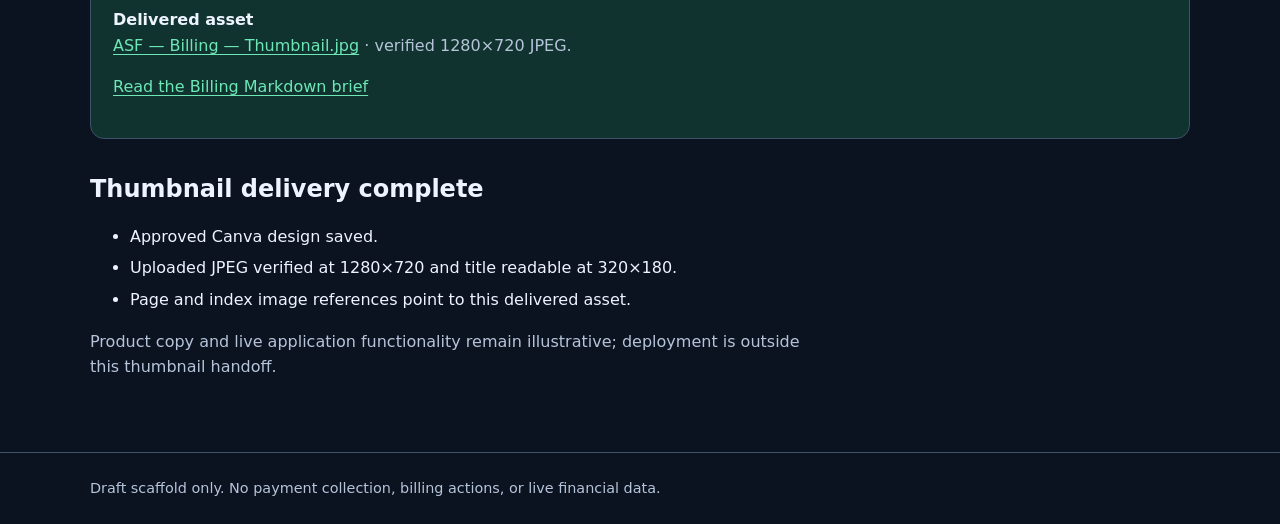
<file: pages/billing.html>
<!doctype html>
<html lang="en">
<head>
  <meta charset="utf-8">
  <meta name="viewport" content="width=device-width, initial-scale=1">
  <meta name="description" content="ASF Billing showcase page with its delivered 1280×720 thumbnail and draft product copy.">
  <title>Billing — ASF App Showcase</title>
  <link rel="stylesheet" href="../assets/css/app-pages.css">
</head>
<body class="theme-billing">
  <a class="skip-link" href="#main">Skip to content</a>
  <header class="site-header"><div class="wrap">
    <a class="brand" href="index.html">ASF / App showcase</a>
    <nav aria-label="App pages"><a href="dashboard.html">Dashboard</a><a href="analytics.html">Analytics</a><a href="billing.html" aria-current="page">Billing</a><a href="team-management.html">Team Management</a><a href="integrations.html">Integrations</a><a href="settings.html">Settings</a></nav>
  </div></header>
  <main id="main" class="wrap">
    <p class="eyebrow">App showcase / 03</p>
    <h1>Billing</h1>
    <p class="lead">Draft positioning: make plans, invoices, and billing preferences easy to understand in a calm, organized workspace.</p>
    <p class="status">Thumbnail: Delivered · Verified: 1280×720 · Demo app scaffold</p>
    <figure class="thumb"><img src="../ASF%20%E2%80%94%20Billing%20%E2%80%94%20Thumbnail.jpg" width="1280" height="720" alt="ASF Billing thumbnail with emerald plan and invoice-style panels."><figcaption>Billing thumbnail delivered and verified at 1280×720 px (16:9).</figcaption></figure>
    <section aria-labelledby="content-heading"><h2 id="content-heading">Planned content</h2><div class="cards">
      <article class="card"><h3>Plan summary</h3><p>Placeholder — document approved plan information without inventing pricing.</p></article>
      <article class="card"><h3>Invoice history</h3><p>Placeholder — define a sample invoice list using fictional, labeled records.</p></article>
      <article class="card"><h3>Payment preferences</h3><p>Placeholder — outline the intended settings without collecting payment details.</p></article>
    </div></section>
    <section aria-labelledby="brief-heading"><h2 id="brief-heading">Thumbnail details</h2><div class="brief"><dl>
      <dt>Visual theme</dt><dd>Emerald accents; a prominent plan card, tidy invoice rows, and calm financial information hierarchy.</dd>
      <dt>Specification</dt><dd>1280×720 px · 16:9 · sRGB · Keep essential elements 64 px inside the edges.</dd>
      <dt>Delivered asset</dt><dd><a href="../ASF%20%E2%80%94%20Billing%20%E2%80%94%20Thumbnail.jpg">ASF — Billing — Thumbnail.jpg</a> · verified 1280×720 JPEG.</dd>
    </dl><p><a href="billing.md">Read the Billing Markdown brief</a></p></div></section>
    <section aria-labelledby="next-heading"><h2 id="next-heading">Thumbnail delivery complete</h2><ul><li>Approved Canva design saved.</li><li>Uploaded JPEG verified at 1280×720 and title readable at 320×180.</li><li>Page and index image references point to this delivered asset.</li></ul><p class="muted">Product copy and live application functionality remain illustrative; deployment is outside this thumbnail handoff.</p></section>
  </main>
  <footer class="site-footer"><div class="wrap">Draft scaffold only. No payment collection, billing actions, or live financial data.</div></footer>
</body>
</html>
</file>
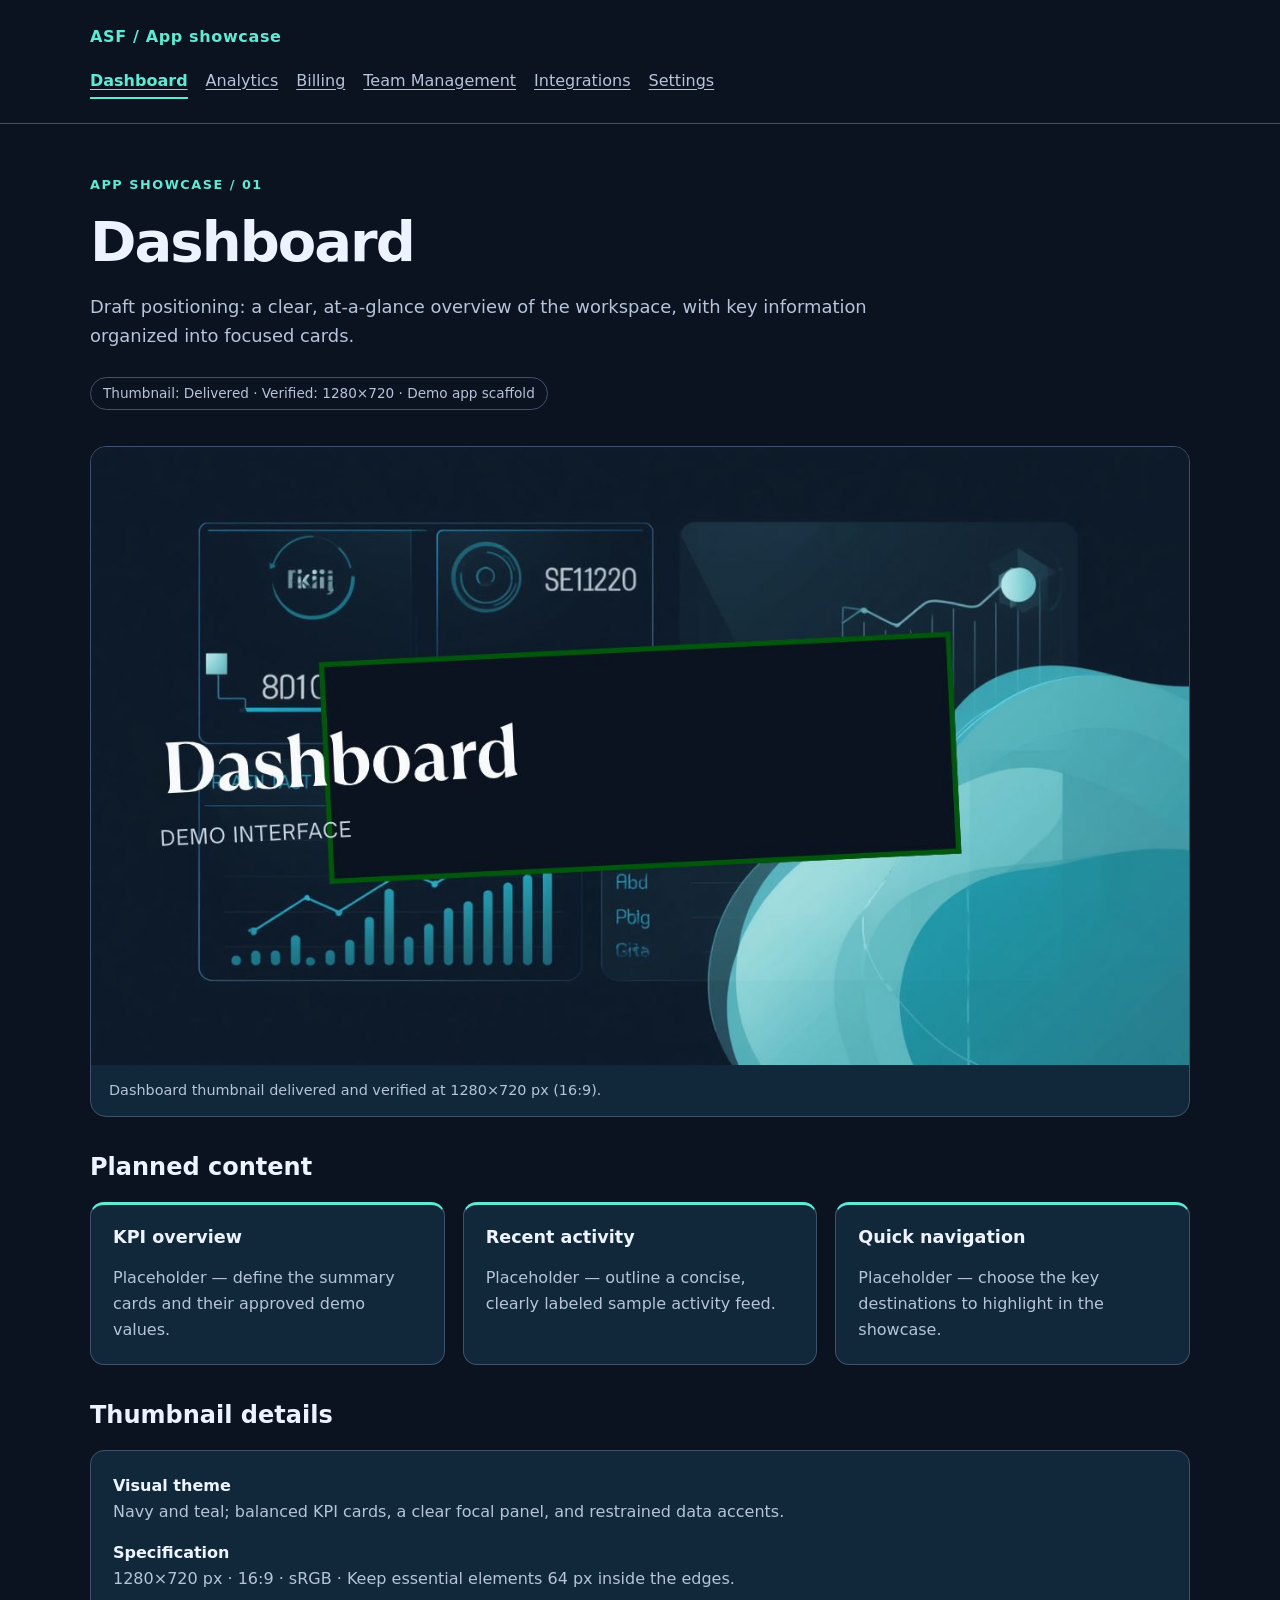
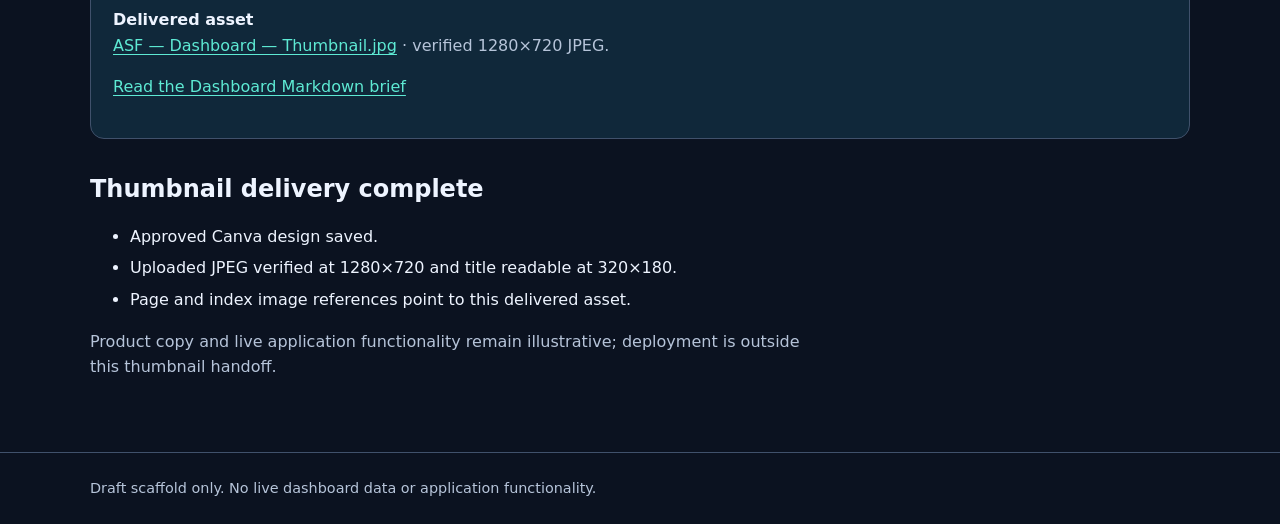
<file: pages/dashboard.html>
<!doctype html>
<html lang="en">
<head>
  <meta charset="utf-8">
  <meta name="viewport" content="width=device-width, initial-scale=1">
  <meta name="description" content="ASF Dashboard showcase page with its delivered 1280×720 thumbnail and draft product copy.">
  <title>Dashboard — ASF App Showcase</title>
  <link rel="stylesheet" href="../assets/css/app-pages.css">
</head>
<body class="theme-dashboard">
  <a class="skip-link" href="#main">Skip to content</a>
  <header class="site-header"><div class="wrap">
    <a class="brand" href="index.html">ASF / App showcase</a>
    <nav aria-label="App pages"><a href="dashboard.html" aria-current="page">Dashboard</a><a href="analytics.html">Analytics</a><a href="billing.html">Billing</a><a href="team-management.html">Team Management</a><a href="integrations.html">Integrations</a><a href="settings.html">Settings</a></nav>
  </div></header>
  <main id="main" class="wrap">
    <p class="eyebrow">App showcase / 01</p>
    <h1>Dashboard</h1>
    <p class="lead">Draft positioning: a clear, at-a-glance overview of the workspace, with key information organized into focused cards.</p>
    <p class="status">Thumbnail: Delivered · Verified: 1280×720 · Demo app scaffold</p>
    <figure class="thumb"><img src="../ASF%20%E2%80%94%20Dashboard%20%E2%80%94%20Thumbnail.jpg" width="1280" height="720" alt="ASF Dashboard thumbnail showing teal interface cards on a dark navy background."><figcaption>Dashboard thumbnail delivered and verified at 1280×720 px (16:9).</figcaption></figure>
    <section aria-labelledby="content-heading"><h2 id="content-heading">Planned content</h2><div class="cards">
      <article class="card"><h3>KPI overview</h3><p>Placeholder — define the summary cards and their approved demo values.</p></article>
      <article class="card"><h3>Recent activity</h3><p>Placeholder — outline a concise, clearly labeled sample activity feed.</p></article>
      <article class="card"><h3>Quick navigation</h3><p>Placeholder — choose the key destinations to highlight in the showcase.</p></article>
    </div></section>
    <section aria-labelledby="brief-heading"><h2 id="brief-heading">Thumbnail details</h2><div class="brief"><dl>
      <dt>Visual theme</dt><dd>Navy and teal; balanced KPI cards, a clear focal panel, and restrained data accents.</dd>
      <dt>Specification</dt><dd>1280×720 px · 16:9 · sRGB · Keep essential elements 64 px inside the edges.</dd>
      <dt>Delivered asset</dt><dd><a href="../ASF%20%E2%80%94%20Dashboard%20%E2%80%94%20Thumbnail.jpg">ASF — Dashboard — Thumbnail.jpg</a> · verified 1280×720 JPEG.</dd>
    </dl><p><a href="dashboard.md">Read the Dashboard Markdown brief</a></p></div></section>
    <section aria-labelledby="next-heading"><h2 id="next-heading">Thumbnail delivery complete</h2><ul><li>Approved Canva design saved.</li><li>Uploaded JPEG verified at 1280×720 and title readable at 320×180.</li><li>Page and index image references point to this delivered asset.</li></ul><p class="muted">Product copy and live application functionality remain illustrative; deployment is outside this thumbnail handoff.</p></section>
  </main>
  <footer class="site-footer"><div class="wrap">Draft scaffold only. No live dashboard data or application functionality.</div></footer>
</body>
</html>
</file>
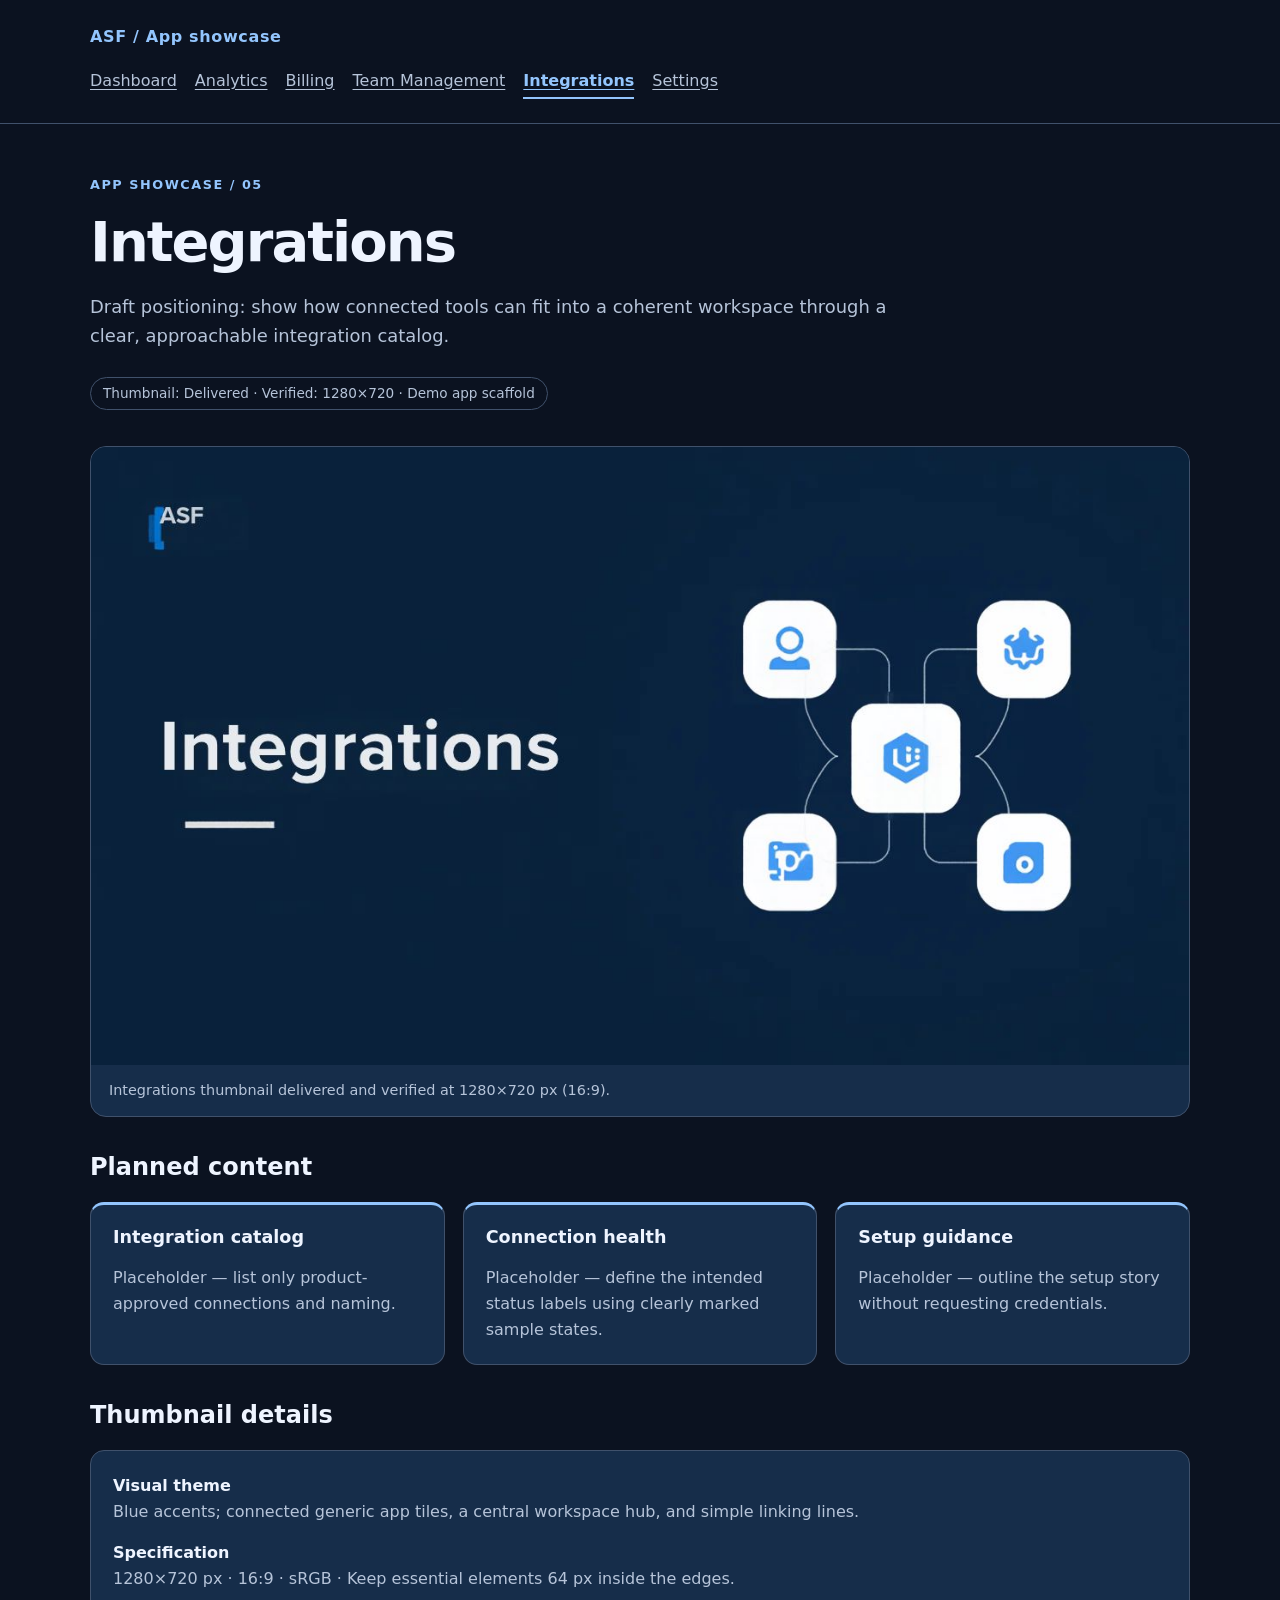
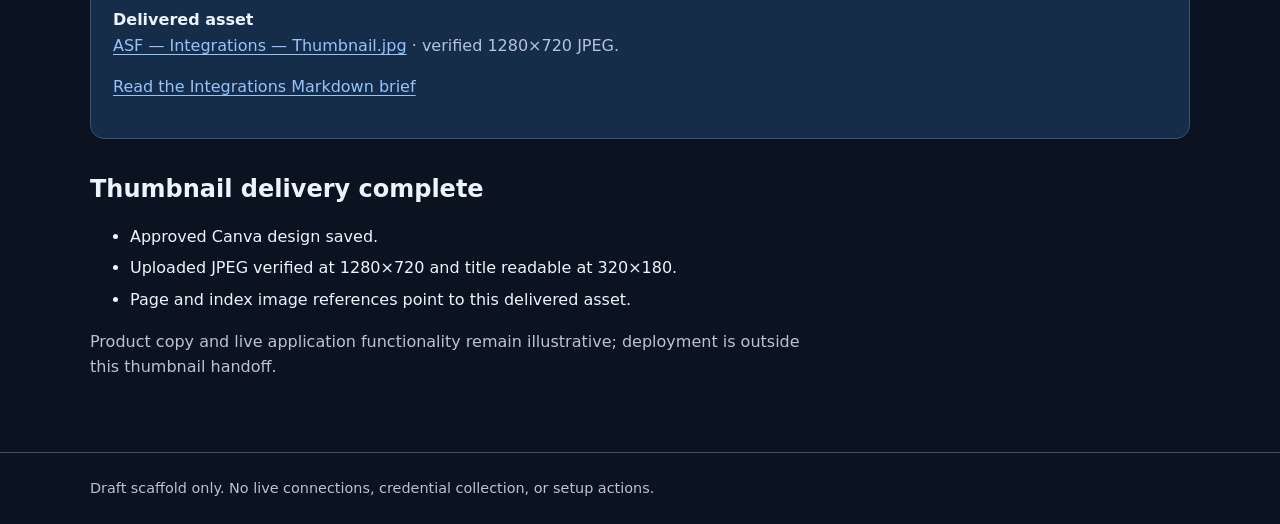
<file: pages/integrations.html>
<!doctype html>
<html lang="en">
<head>
  <meta charset="utf-8">
  <meta name="viewport" content="width=device-width, initial-scale=1">
  <meta name="description" content="ASF Integrations showcase page with its delivered 1280×720 thumbnail and draft product copy.">
  <title>Integrations — ASF App Showcase</title>
  <link rel="stylesheet" href="../assets/css/app-pages.css">
</head>
<body class="theme-integrations">
  <a class="skip-link" href="#main">Skip to content</a>
  <header class="site-header"><div class="wrap">
    <a class="brand" href="index.html">ASF / App showcase</a>
    <nav aria-label="App pages"><a href="dashboard.html">Dashboard</a><a href="analytics.html">Analytics</a><a href="billing.html">Billing</a><a href="team-management.html">Team Management</a><a href="integrations.html" aria-current="page">Integrations</a><a href="settings.html">Settings</a></nav>
  </div></header>
  <main id="main" class="wrap">
    <p class="eyebrow">App showcase / 05</p>
    <h1>Integrations</h1>
    <p class="lead">Draft positioning: show how connected tools can fit into a coherent workspace through a clear, approachable integration catalog.</p>
    <p class="status">Thumbnail: Delivered · Verified: 1280×720 · Demo app scaffold</p>
    <figure class="thumb"><img src="../ASF%20%E2%80%94%20Integrations%20%E2%80%94%20Thumbnail.jpg" width="1280" height="720" alt="ASF Integrations thumbnail with blue connected app tiles."><figcaption>Integrations thumbnail delivered and verified at 1280×720 px (16:9).</figcaption></figure>
    <section aria-labelledby="content-heading"><h2 id="content-heading">Planned content</h2><div class="cards">
      <article class="card"><h3>Integration catalog</h3><p>Placeholder — list only product-approved connections and naming.</p></article>
      <article class="card"><h3>Connection health</h3><p>Placeholder — define the intended status labels using clearly marked sample states.</p></article>
      <article class="card"><h3>Setup guidance</h3><p>Placeholder — outline the setup story without requesting credentials.</p></article>
    </div></section>
    <section aria-labelledby="brief-heading"><h2 id="brief-heading">Thumbnail details</h2><div class="brief"><dl>
      <dt>Visual theme</dt><dd>Blue accents; connected generic app tiles, a central workspace hub, and simple linking lines.</dd>
      <dt>Specification</dt><dd>1280×720 px · 16:9 · sRGB · Keep essential elements 64 px inside the edges.</dd>
      <dt>Delivered asset</dt><dd><a href="../ASF%20%E2%80%94%20Integrations%20%E2%80%94%20Thumbnail.jpg">ASF — Integrations — Thumbnail.jpg</a> · verified 1280×720 JPEG.</dd>
    </dl><p><a href="integrations.md">Read the Integrations Markdown brief</a></p></div></section>
    <section aria-labelledby="next-heading"><h2 id="next-heading">Thumbnail delivery complete</h2><ul><li>Approved Canva design saved.</li><li>Uploaded JPEG verified at 1280×720 and title readable at 320×180.</li><li>Page and index image references point to this delivered asset.</li></ul><p class="muted">Product copy and live application functionality remain illustrative; deployment is outside this thumbnail handoff.</p></section>
  </main>
  <footer class="site-footer"><div class="wrap">Draft scaffold only. No live connections, credential collection, or setup actions.</div></footer>
</body>
</html>
</file>
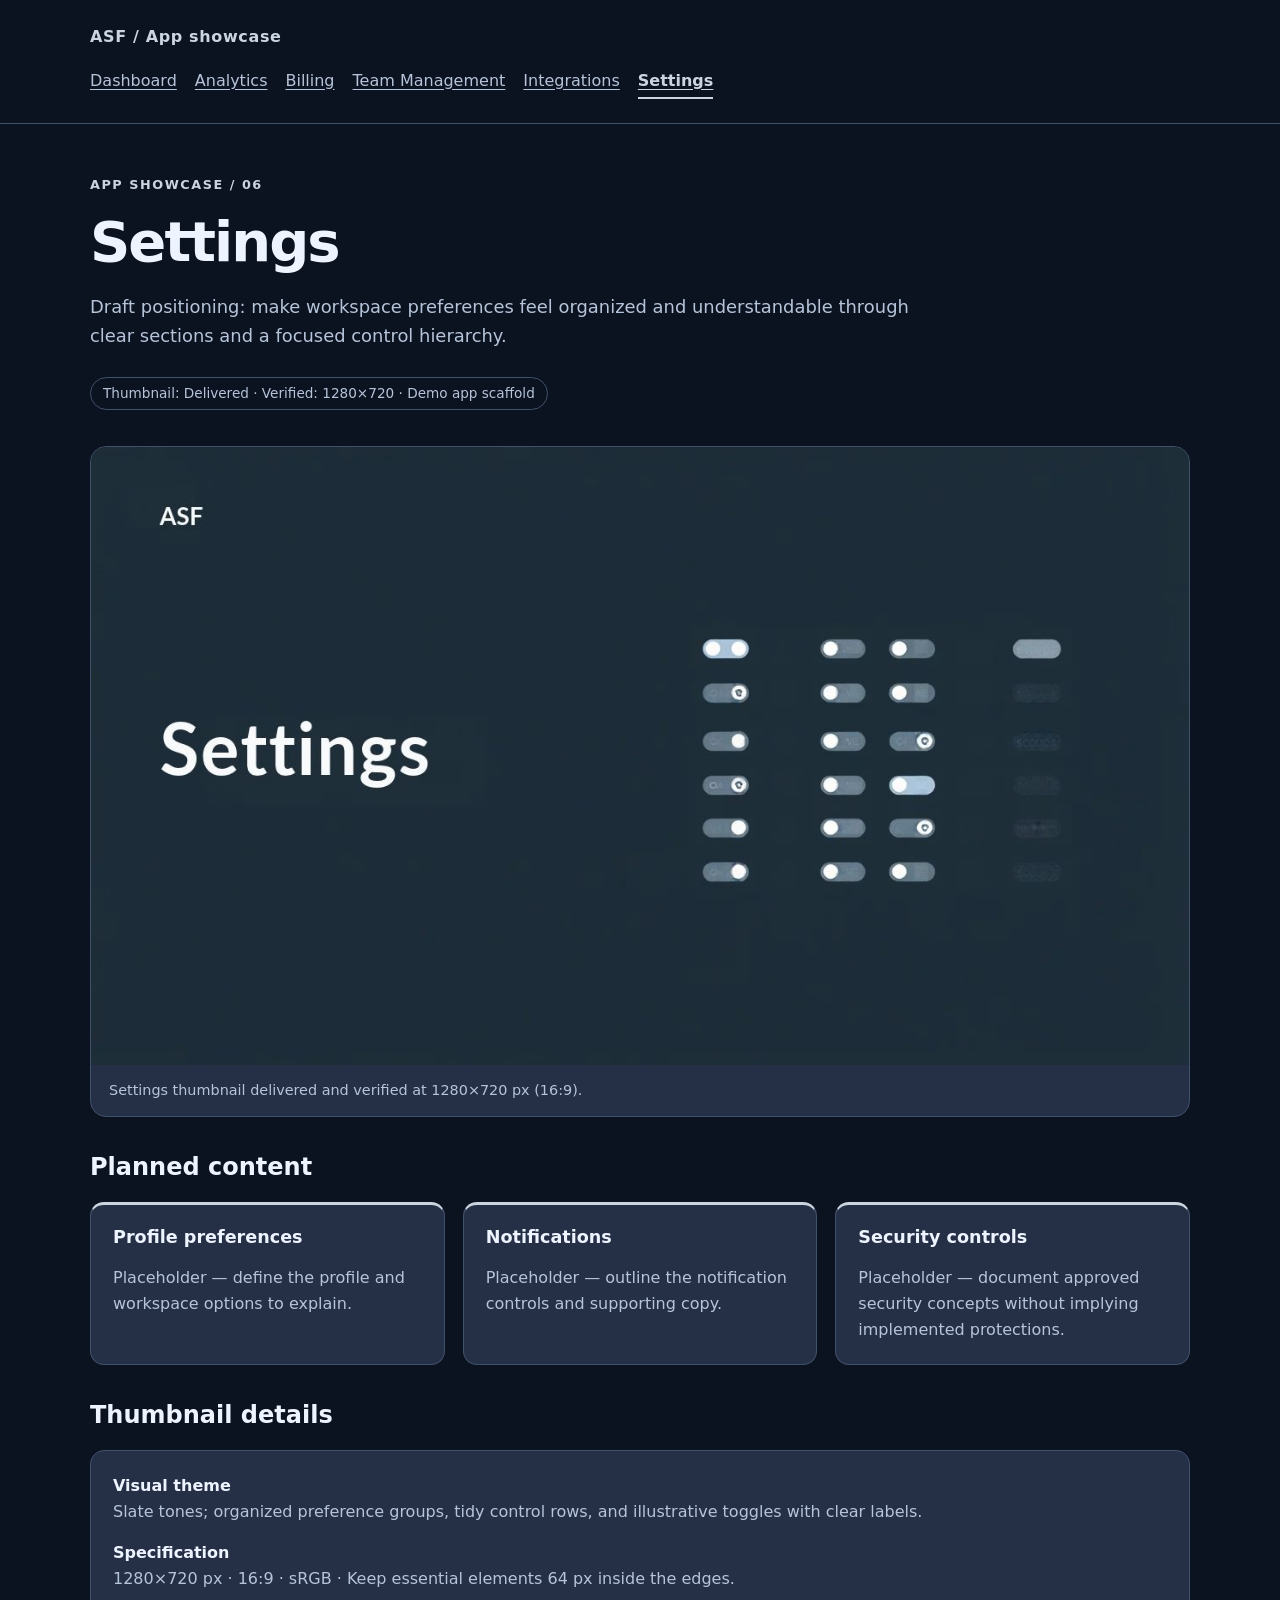
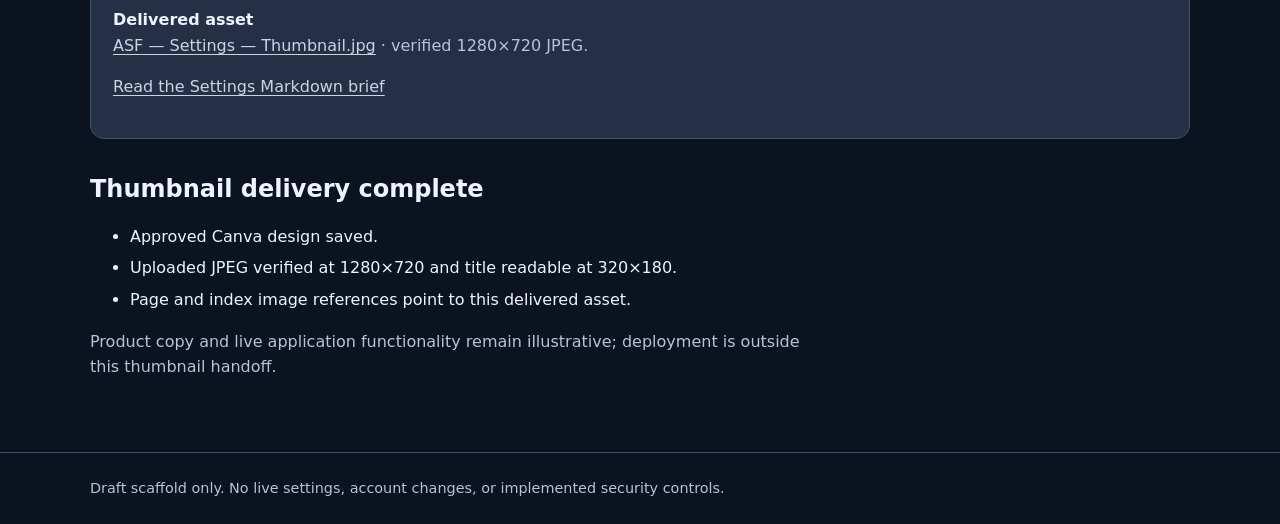
<file: pages/settings.html>
<!doctype html>
<html lang="en">
<head>
  <meta charset="utf-8">
  <meta name="viewport" content="width=device-width, initial-scale=1">
  <meta name="description" content="ASF Settings showcase page with its delivered 1280×720 thumbnail and draft product copy.">
  <title>Settings — ASF App Showcase</title>
  <link rel="stylesheet" href="../assets/css/app-pages.css">
</head>
<body class="theme-settings">
  <a class="skip-link" href="#main">Skip to content</a>
  <header class="site-header"><div class="wrap">
    <a class="brand" href="index.html">ASF / App showcase</a>
    <nav aria-label="App pages"><a href="dashboard.html">Dashboard</a><a href="analytics.html">Analytics</a><a href="billing.html">Billing</a><a href="team-management.html">Team Management</a><a href="integrations.html">Integrations</a><a href="settings.html" aria-current="page">Settings</a></nav>
  </div></header>
  <main id="main" class="wrap">
    <p class="eyebrow">App showcase / 06</p>
    <h1>Settings</h1>
    <p class="lead">Draft positioning: make workspace preferences feel organized and understandable through clear sections and a focused control hierarchy.</p>
    <p class="status">Thumbnail: Delivered · Verified: 1280×720 · Demo app scaffold</p>
    <figure class="thumb"><img src="../ASF%20%E2%80%94%20Settings%20%E2%80%94%20Thumbnail.jpg" width="1280" height="720" alt="ASF Settings thumbnail with slate preference controls and toggle-style imagery."><figcaption>Settings thumbnail delivered and verified at 1280×720 px (16:9).</figcaption></figure>
    <section aria-labelledby="content-heading"><h2 id="content-heading">Planned content</h2><div class="cards">
      <article class="card"><h3>Profile preferences</h3><p>Placeholder — define the profile and workspace options to explain.</p></article>
      <article class="card"><h3>Notifications</h3><p>Placeholder — outline the notification controls and supporting copy.</p></article>
      <article class="card"><h3>Security controls</h3><p>Placeholder — document approved security concepts without implying implemented protections.</p></article>
    </div></section>
    <section aria-labelledby="brief-heading"><h2 id="brief-heading">Thumbnail details</h2><div class="brief"><dl>
      <dt>Visual theme</dt><dd>Slate tones; organized preference groups, tidy control rows, and illustrative toggles with clear labels.</dd>
      <dt>Specification</dt><dd>1280×720 px · 16:9 · sRGB · Keep essential elements 64 px inside the edges.</dd>
      <dt>Delivered asset</dt><dd><a href="../ASF%20%E2%80%94%20Settings%20%E2%80%94%20Thumbnail.jpg">ASF — Settings — Thumbnail.jpg</a> · verified 1280×720 JPEG.</dd>
    </dl><p><a href="settings.md">Read the Settings Markdown brief</a></p></div></section>
    <section aria-labelledby="next-heading"><h2 id="next-heading">Thumbnail delivery complete</h2><ul><li>Approved Canva design saved.</li><li>Uploaded JPEG verified at 1280×720 and title readable at 320×180.</li><li>Page and index image references point to this delivered asset.</li></ul><p class="muted">Product copy and live application functionality remain illustrative; deployment is outside this thumbnail handoff.</p></section>
  </main>
  <footer class="site-footer"><div class="wrap">Draft scaffold only. No live settings, account changes, or implemented security controls.</div></footer>
</body>
</html>
</file>
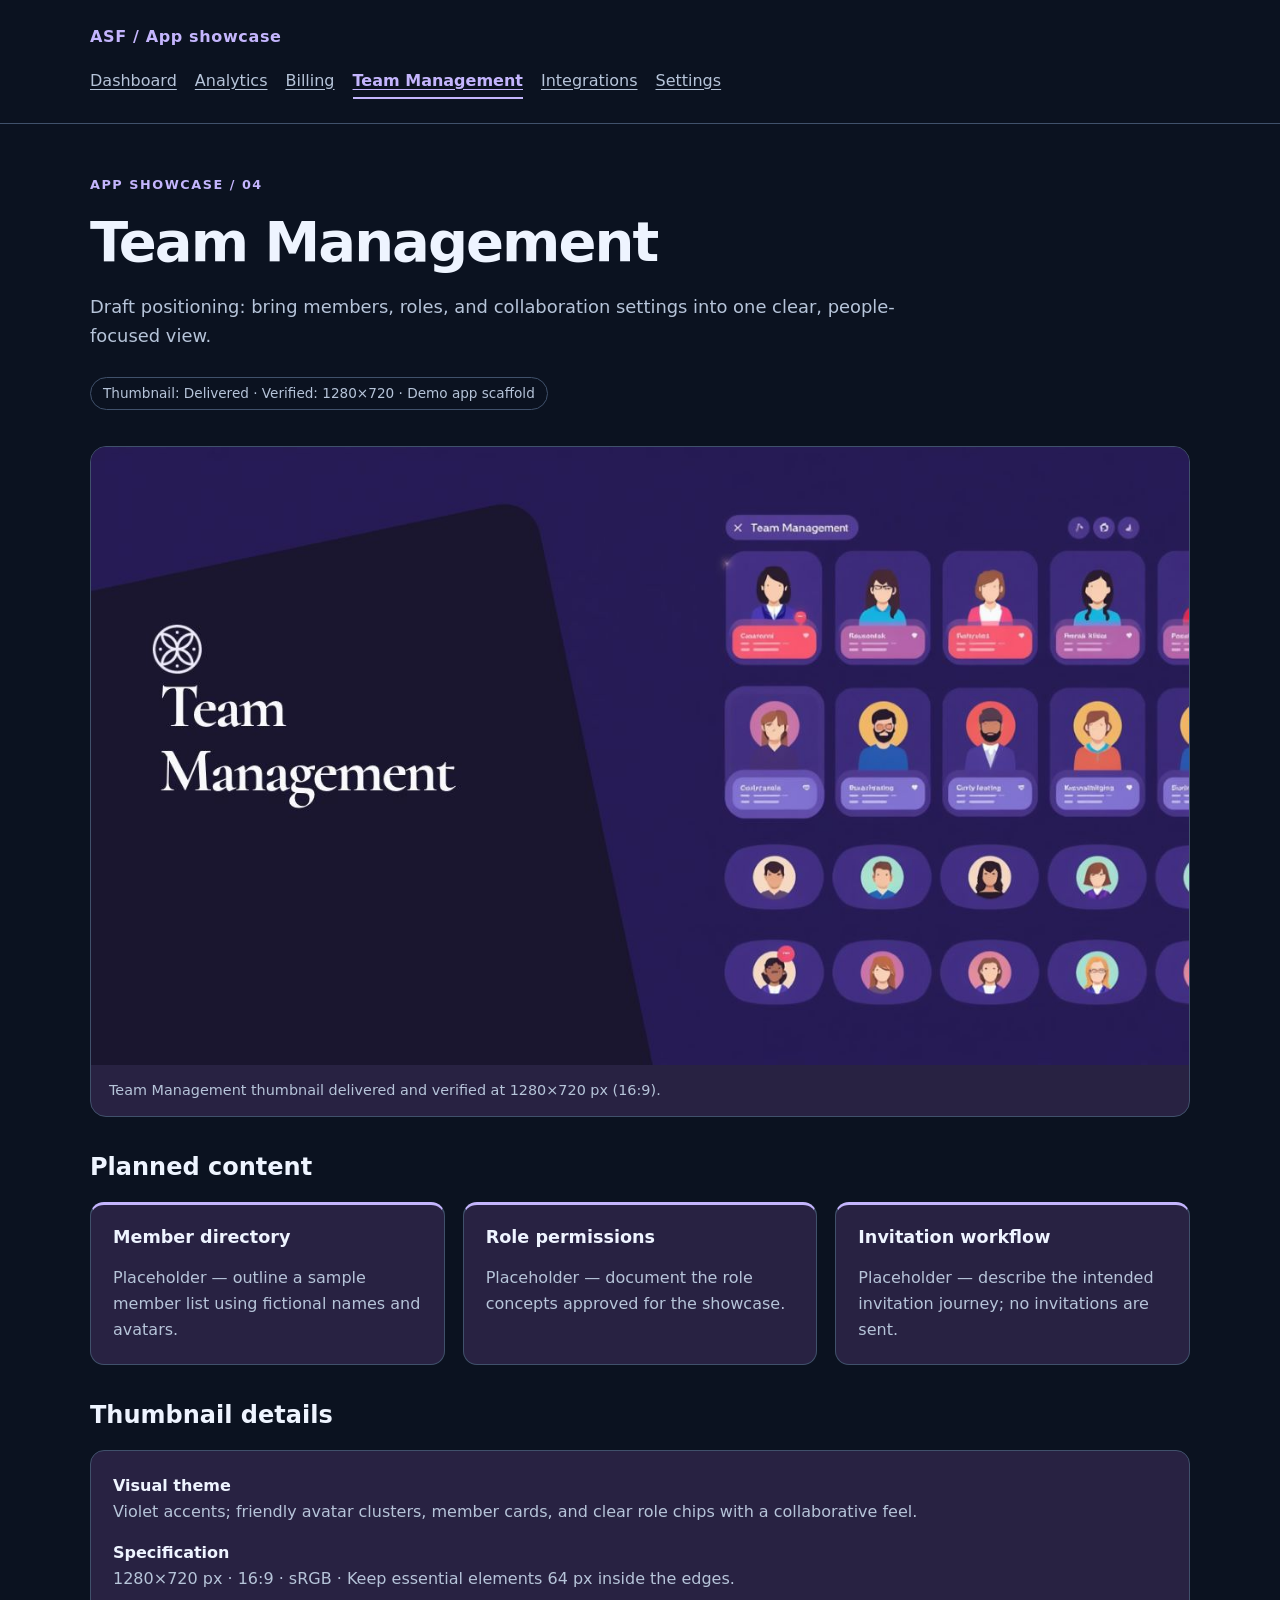
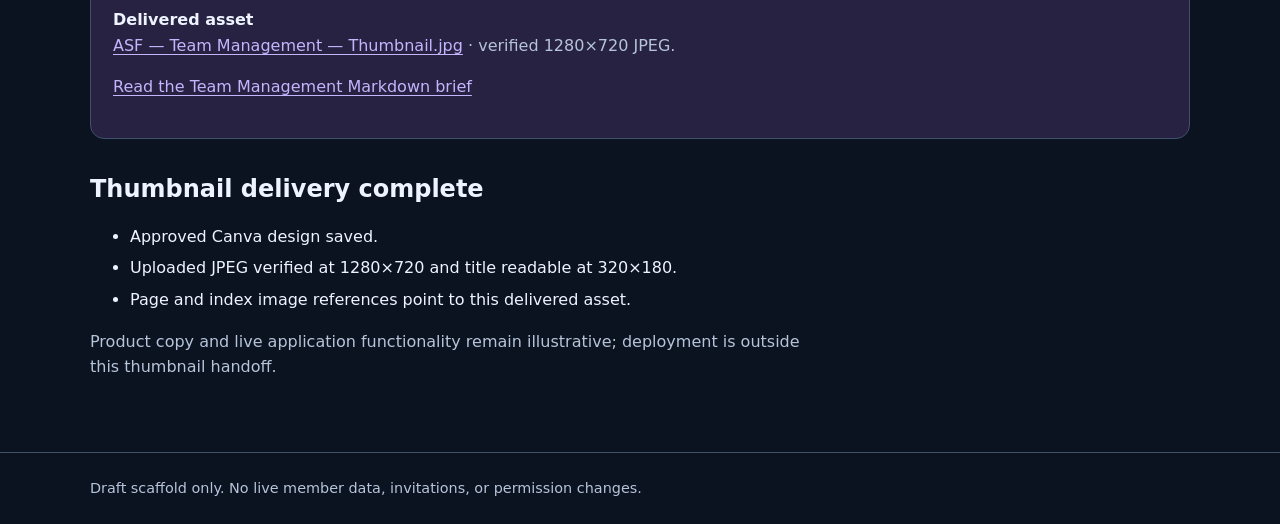
<file: pages/team-management.html>
<!doctype html>
<html lang="en">
<head>
  <meta charset="utf-8">
  <meta name="viewport" content="width=device-width, initial-scale=1">
  <meta name="description" content="ASF Team Management showcase page with its delivered 1280×720 thumbnail and draft product copy.">
  <title>Team Management — ASF App Showcase</title>
  <link rel="stylesheet" href="../assets/css/app-pages.css">
</head>
<body class="theme-team-management">
  <a class="skip-link" href="#main">Skip to content</a>
  <header class="site-header"><div class="wrap">
    <a class="brand" href="index.html">ASF / App showcase</a>
    <nav aria-label="App pages"><a href="dashboard.html">Dashboard</a><a href="analytics.html">Analytics</a><a href="billing.html">Billing</a><a href="team-management.html" aria-current="page">Team Management</a><a href="integrations.html">Integrations</a><a href="settings.html">Settings</a></nav>
  </div></header>
  <main id="main" class="wrap">
    <p class="eyebrow">App showcase / 04</p>
    <h1>Team Management</h1>
    <p class="lead">Draft positioning: bring members, roles, and collaboration settings into one clear, people-focused view.</p>
    <p class="status">Thumbnail: Delivered · Verified: 1280×720 · Demo app scaffold</p>
    <figure class="thumb"><img src="../ASF%20%E2%80%94%20Team%20Management%20%E2%80%94%20Thumbnail.jpg" width="1280" height="720" alt="ASF Team Management thumbnail with violet member and role-card imagery."><figcaption>Team Management thumbnail delivered and verified at 1280×720 px (16:9).</figcaption></figure>
    <section aria-labelledby="content-heading"><h2 id="content-heading">Planned content</h2><div class="cards">
      <article class="card"><h3>Member directory</h3><p>Placeholder — outline a sample member list using fictional names and avatars.</p></article>
      <article class="card"><h3>Role permissions</h3><p>Placeholder — document the role concepts approved for the showcase.</p></article>
      <article class="card"><h3>Invitation workflow</h3><p>Placeholder — describe the intended invitation journey; no invitations are sent.</p></article>
    </div></section>
    <section aria-labelledby="brief-heading"><h2 id="brief-heading">Thumbnail details</h2><div class="brief"><dl>
      <dt>Visual theme</dt><dd>Violet accents; friendly avatar clusters, member cards, and clear role chips with a collaborative feel.</dd>
      <dt>Specification</dt><dd>1280×720 px · 16:9 · sRGB · Keep essential elements 64 px inside the edges.</dd>
      <dt>Delivered asset</dt><dd><a href="../ASF%20%E2%80%94%20Team%20Management%20%E2%80%94%20Thumbnail.jpg">ASF — Team Management — Thumbnail.jpg</a> · verified 1280×720 JPEG.</dd>
    </dl><p><a href="team-management.md">Read the Team Management Markdown brief</a></p></div></section>
    <section aria-labelledby="next-heading"><h2 id="next-heading">Thumbnail delivery complete</h2><ul><li>Approved Canva design saved.</li><li>Uploaded JPEG verified at 1280×720 and title readable at 320×180.</li><li>Page and index image references point to this delivered asset.</li></ul><p class="muted">Product copy and live application functionality remain illustrative; deployment is outside this thumbnail handoff.</p></section>
  </main>
  <footer class="site-footer"><div class="wrap">Draft scaffold only. No live member data, invitations, or permission changes.</div></footer>
</body>
</html>
</file>
<file: app-index/styles.css>
:root{font-family:system-ui,-apple-system,BlinkMacSystemFont,"Segoe UI",sans-serif;color:#172b4d;background:#f4f7fb;line-height:1.65}
*{box-sizing:border-box}body{margin:0}header,main,footer{max-width:72rem;margin:auto;padding:1.5rem}header{display:flex;align-items:center;justify-content:space-between;gap:1rem;flex-wrap:wrap;border-bottom:1px solid #cbd5e1}main{min-height:65vh}nav{display:flex;gap:.8rem;flex-wrap:wrap}a{color:#1455aa;text-underline-offset:.2em;overflow-wrap:anywhere}a:hover{text-decoration-thickness:.15em}a:focus-visible{outline:3px solid #a94700;outline-offset:4px}a[aria-current=page]{font-weight:750;text-decoration-thickness:.15em}.brand{font-size:1.3rem;font-weight:800;text-decoration:none}.eyebrow{color:#475569;font-size:.85rem;font-weight:700;text-transform:uppercase;letter-spacing:.06em}h1{font-size:clamp(1.8rem,5vw,2.6rem);line-height:1.2}h2{line-height:1.35;margin-top:2rem}p,li{max-width:78ch}li+li{margin-top:.5rem}.notice,blockquote{margin:1.5rem 0;padding:1rem 1.25rem;background:#fff5d6;border-left:4px solid #8a5a00;border-radius:.3rem}blockquote p{margin:0}.cards{display:grid;grid-template-columns:repeat(auto-fit,minmax(min(100%,18rem),1fr));gap:1.25rem;margin:2rem 0}.card{padding:1.5rem;background:white;border:1px solid #cbd5e1;border-radius:.75rem;box-shadow:0 4px 16px #172b4d08}.card h2{margin-top:.5rem}.button{display:inline-block;background:#1455aa;color:white;padding:.7rem 1.2rem;border-radius:.4rem;font-weight:700}code{background:#e2e8f0;padding:.15rem .3rem;border-radius:.25rem}footer{border-top:1px solid #cbd5e1;font-size:.9rem}.skip{position:absolute;left:1rem;top:-5rem;background:white;padding:.75rem;z-index:1}.skip:focus{top:1rem}@media(max-width:36rem){header,main,footer{padding:1rem}nav{gap:.65rem}}
</file>
<file: assets/css/app-pages.css>
:root {
  color-scheme: dark;
  --bg: #0b1220;
  --panel: #142035;
  --text: #eef4ff;
  --muted: #b6c4d9;
  --accent: #5eead4;
  --line: #40516b;
  font-family: system-ui, -apple-system, BlinkMacSystemFont, "Segoe UI", sans-serif;
  line-height: 1.6;
}
* { box-sizing: border-box; }
body { margin: 0; background: var(--bg); color: var(--text); }
a { color: var(--accent); text-underline-offset: .2em; }
a:hover { text-decoration-thickness: 2px; }
a:focus-visible { outline: 3px solid var(--accent); outline-offset: 4px; }
.wrap { width: min(1100px, calc(100% - 40px)); margin-inline: auto; }
.skip-link { position: absolute; left: 16px; top: -100px; padding: 12px; background: var(--bg); z-index: 2; }
.skip-link:focus { top: 12px; }
.site-header { padding-block: 24px; border-bottom: 1px solid var(--line); }
.brand { font-weight: 750; letter-spacing: .04em; text-decoration: none; }
nav { display: flex; flex-wrap: wrap; gap: 8px 18px; margin-top: 18px; }
nav a { color: var(--muted); padding-bottom: 4px; }
nav a[aria-current="page"] { color: var(--accent); border-bottom: 2px solid currentColor; font-weight: 700; }
main { padding-block: 38px 56px; }
h1, h2, h3 { line-height: 1.2; }
h1 { font-size: clamp(2.1rem, 5vw, 3.5rem); margin: 12px 0 16px; letter-spacing: -.035em; }
h2 { margin-top: 36px; font-size: 1.5rem; }
h3 { margin-top: 0; font-size: 1.1rem; }
p { max-width: 72ch; }
.eyebrow { color: var(--accent); font-size: .8rem; font-weight: 750; text-transform: uppercase; letter-spacing: .12em; }
.lead, .muted { color: var(--muted); }
.lead { font-size: 1.12rem; }
.status { display: inline-block; padding: 5px 12px; margin: 8px 0 20px; border: 1px solid var(--line); border-radius: 999px; color: var(--muted); font-size: .85rem; }
.thumb { margin: 16px 0 28px; border: 1px solid var(--line); border-radius: 16px; overflow: hidden; background: var(--panel); }
.thumb img, .tile img { display: block; width: 100%; height: auto; aspect-ratio: 16 / 9; object-fit: cover; }
figcaption { padding: 14px 18px; color: var(--muted); font-size: .9rem; }
.cards { display: grid; grid-template-columns: repeat(3, minmax(0, 1fr)); gap: 18px; }
.card, .brief { padding: 22px; border: 1px solid var(--line); border-radius: 14px; background: var(--panel); }
.card { border-top: 3px solid var(--accent); }
.card p { color: var(--muted); margin-bottom: 0; }
.brief dl { margin: 0; }
dt { margin-top: 16px; font-weight: 750; }
dt:first-child { margin-top: 0; }
dd { margin-left: 0; color: var(--muted); overflow-wrap: anywhere; }
li { margin-block: 6px; }
code { font-family: ui-monospace, SFMono-Regular, Consolas, monospace; font-size: .9em; }
.page-grid { display: grid; grid-template-columns: repeat(2, minmax(0, 1fr)); gap: 22px; }
.tile { display: block; overflow: hidden; border: 1px solid var(--line); border-top: 3px solid var(--accent); border-radius: 14px; background: var(--panel); color: var(--text); text-decoration: none; }
.tile h2 { margin-top: 0; color: var(--accent); }
.tile-body { padding: 20px; }
.tile p { color: var(--muted); }
.site-footer { padding-block: 24px; border-top: 1px solid var(--line); color: var(--muted); font-size: .9rem; }
.theme-dashboard { --accent: #5eead4; --panel: #10283a; }
.theme-analytics { --accent: #67e8f9; --panel: #1d2348; }
.theme-billing { --accent: #6ee7b7; --panel: #11332f; }
.theme-team-management { --accent: #c4b5fd; --panel: #282242; }
.theme-integrations { --accent: #93c5fd; --panel: #162d4a; }
.theme-settings { --accent: #cbd5e1; --panel: #253046; }
@media (max-width: 720px) {
  .cards, .page-grid { grid-template-columns: 1fr; }
  .wrap { width: calc(100% - 32px); }
  main { padding-top: 28px; }
}
</file>
